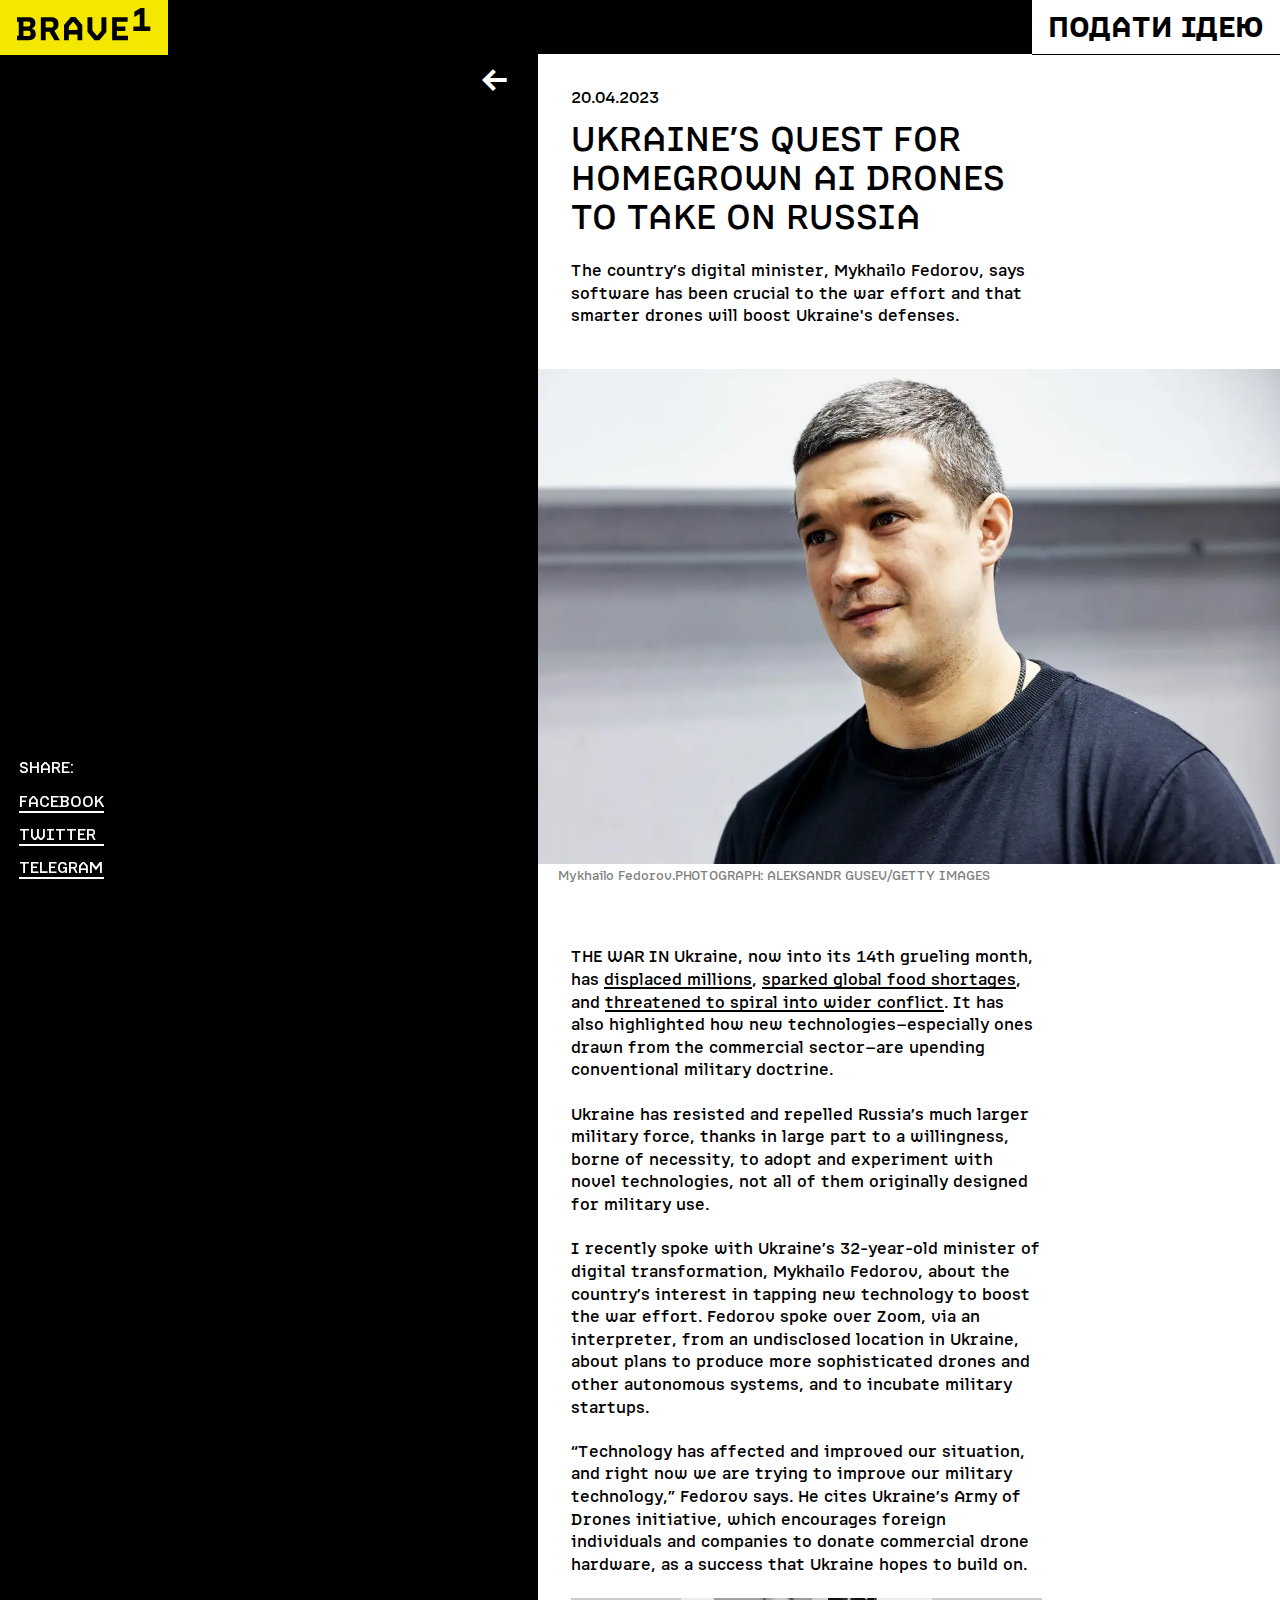
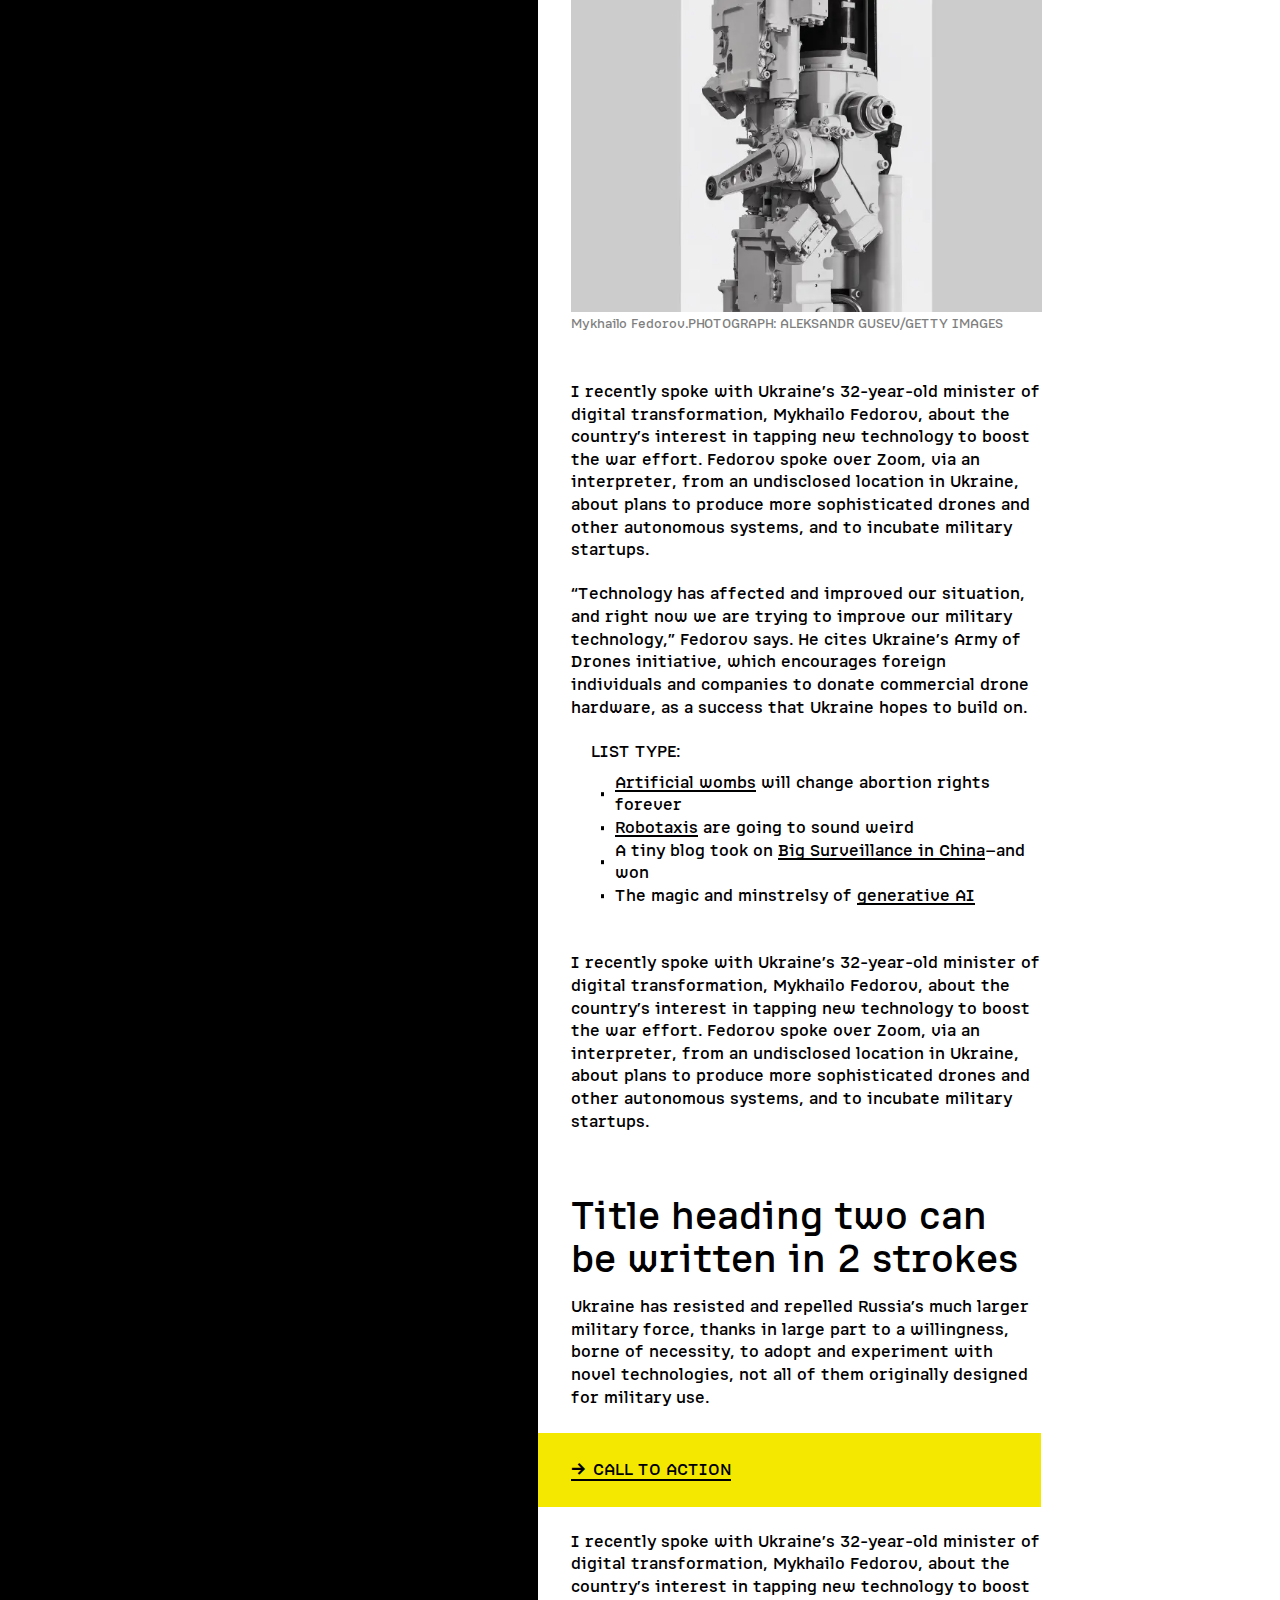
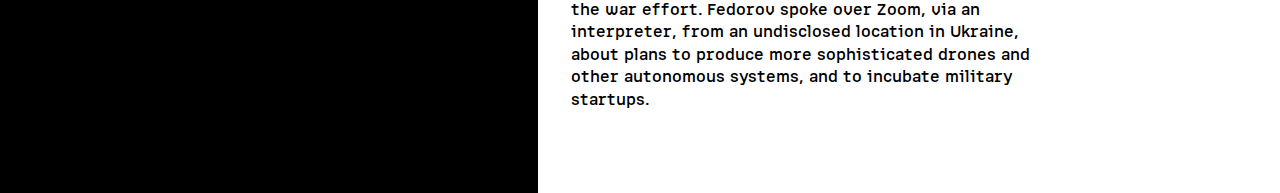
<file: article.html>
<!DOCTYPE html>
<html lang="en">

<head>
	<title>Article</title>
	<meta charset="UTF-8">
	<meta name="format-detection" content="telephone=no">
	<!-- <style>body{opacity: 0;}</style> -->
	<link rel="stylesheet" href="css/style.min.css?_v=20230422034644">
	<link rel="shortcut icon" href="favicon.ico">
	<!-- <meta name="robots" content="noindex, nofollow"> -->
	<meta name="viewport" content="width=device-width, initial-scale=1.0">
</head>

<body>
	<div class="wrapper">
		<header data-scroll="1" data-scroll-show class="header">
			<a href="index.html" class="header__logo"><img src="img/logo.svg" alt="Logo"></a>
		</header>
		<main class="page">
			<article class="article__body">
				<a href="https://portal.usf.com.ua/" target="_blank" class="article__idea idea"><span>Подати ідею</span></a>
				<div class="article__content content-article">
					<div class="content-article__info">
						<time datetime="2023-04-20" class="content-article__date">20.04.2023</time>
						<h1 class="content-article__title title">Ukraine’s Quest for Homegrown AI Drones to Take On Russia
						</h1>
						<div class="content-article__text">
							<p class="text">
								The country’s digital minister, Mykhailo Fedorov, says software has been crucial to the war
								effort
								and that smarter drones will boost Ukraine's defenses.
							</p>
						</div>
					</div>
					<figure class="content-article__image-block">
						<div class="content-article__image -ibg"><picture><source srcset="img/article/Mykhailo_Fedorov.webp" type="image/webp"><img src="img/article/Mykhailo_Fedorov.png" alt="Mykhailo Fedorov"></picture></div>
						<figcaption>Mykhailo Fedorov.PHOTOGRAPH: ALEKSANDR GUSEV/GETTY IMAGES</figcaption>
					</figure>
					<section>
						<div class="article__section-content">
							<p class="text">THE WAR IN Ukraine, now into its 14th grueling month, has <a href="" class="content-article__link">displaced millions</a>, <a href="https://www.brookings.edu/blog/future-development/2022/06/14/the-war-in-ukraine-triggered-a-global-food-shortage/" target="_blank" class="content-article__link">sparked global food shortages</a>, and <a href="https://www.pbs.org/newshour/world/nato-chief-fears-ukraine-war-could-broaden-into-wider-conflict" target="_blank" class="content-article__link">threatened to spiral into wider conflict</a>. It has also highlighted how new
								technologies—especially ones drawn from the commercial sector—are upending conventional military
								doctrine.</p>
							<p class="text">Ukraine has resisted and repelled Russia’s much larger military force, thanks in
								large part to a
								willingness, borne of necessity, to adopt and experiment with novel technologies, <a href="https://www.wired.com/story/starlink-ukraine-internet/" target="_blank" class="content-article__link">not all of them originally designed for military use.</a></p>
							<p class="text">I recently spoke with Ukraine’s 32-year-old minister of digital transformation,
								Mykhailo
								Fedorov, about the country’s interest in tapping new technology to boost the war effort. Fedorov
								spoke over Zoom, via an interpreter, from an undisclosed location in Ukraine, about plans to
								produce more sophisticated drones and other autonomous systems, and to incubate military
								startups.</p>
							<p class="text">“Technology has affected and improved our situation, and right now we are trying to
								improve our
								military technology,” Fedorov says. He cites Ukraine’s <a href="https://u24.gov.ua/uk/dronation" target="_blank" class="content-article__link">Army of Drones</a> initiative, which
								encourages foreign individuals and companies to donate commercial drone hardware, as a success
								that Ukraine hopes to build on.</p>
							<figure>
								<picture><source srcset="img/article/image.webp" type="image/webp"><img src="img/article/image.jpg" alt="image"></picture>
								<figcaption>Mykhailo Fedorov.PHOTOGRAPH: ALEKSANDR GUSEV/GETTY IMAGES</figcaption>
							</figure>
							<p class="text">I recently spoke with Ukraine’s 32-year-old minister of digital transformation,
								Mykhailo
								Fedorov, about the country’s interest in tapping new technology to boost the war effort. Fedorov
								spoke over Zoom, via an interpreter, from an undisclosed location in Ukraine, about plans to
								produce more sophisticated drones and other autonomous systems, and to incubate military
								startups.</p>
							<p class="text">“Technology has affected and improved our situation, and right now we are trying to
								improve our
								military technology,” Fedorov says. He cites Ukraine’s <a href="https://u24.gov.ua/uk/dronation" target="_blank" class="content-article__link">Army of Drones</a> initiative, which
								encourages foreign individuals and companies to donate commercial drone hardware, as a success
								that Ukraine hopes to build on.</p>
							<h4 class="text">List type:</h4>
							<ul>
								<li class="text"><a href="https://www.wired.com/story/ectogenesis-reproductive-health-abortion/" target="_blank" class="content-article__link">Artificial wombs</a> will change abortion rights forever</li>
								<li class="text"><a href="https://www.wired.com/story/zoox-robotaxi-sound-design/" target="_blank" class="content-article__link">Robotaxis</a> are going to sound weird</li>
								<li class="text">A tiny blog took on <a href="https://www.wired.com/story/surveillance-china-security-camera-giant-ipvm/" target="_blank" class="content-article__link">Big Surveillance in China</a>—and won</li>
								<li class="text">The magic and minstrelsy of <a href="https://www.wired.com/story/magic-and-minstrelsy-of-generative-ai/" target="_blank" class="content-article__link">generative AI</a></li>
							</ul>
							<p class="text">I recently spoke with Ukraine’s 32-year-old minister of digital transformation,
								Mykhailo
								Fedorov, about the country’s interest in tapping new technology to boost the war effort. Fedorov
								spoke over Zoom, via an interpreter, from an undisclosed location in Ukraine, about plans to
								produce more sophisticated drones and other autonomous systems, and to incubate military
								startups.</p>
						</div>
					</section>
					<section>
						<div class="article__section-content">
							<h2>Title heading two can be written in 2 strokes</h2>
							<p class="text">Ukraine has resisted and repelled Russia’s much larger military force, thanks in large
								part to a willingness, borne of necessity, to adopt and experiment with novel technologies, <a href="https://www.wired.com/story/starlink-ukraine-internet/" target="_blank" class="content-article__link">not all of them originally designed for military use.</a></p>
						</div>
						<a href="https://portal.usf.com.ua/" target="_blank" class="article__button button-yellow"><span class="under"><span class="icon _icon-arrow_small"></span>Call
								to action</span></a>
						<div class="article__section-content">
							<p class="text">I recently spoke with Ukraine’s 32-year-old minister of digital transformation,
								Mykhailo Fedorov, about the country’s interest in tapping new technology to boost the war effort.
								Fedorov spoke over Zoom, via an interpreter, from an undisclosed location in Ukraine, about plans
								to produce more sophisticated drones and other autonomous systems, and to incubate military
								startups.</p>
						</div>
					</section>
				</div>
				<div class="article__social social-article">
					<div class="social-article__title">Share:</div>
					<div class="social-article__items">
						<a href="#" class="social-article__link">Facebook</a>
						<a href="#" class="social-article__link">Twitter</a>
						<a href="#" class="social-article__link">Telegram</a>
					</div>
				</div>
				<a href="index.html" class="article__back _icon-arrow"><span>Back</span></a>
				<a href="index.html" class="article__back-mobile _icon-arrow"></a>
			</article>
		</main>
	</div>
	<script src="js/app.min.js?_v=20230422034644"></script>

</body>

</html>
</file>
<file: css/style.min.css>
@charset "UTF-8";@font-face{font-family:Brave1_018;font-display:swap;src:url(../fonts/Brave1_018-Bold.woff2) format("woff2"),url(../fonts/Brave1_018-Bold.woff) format("woff");font-weight:700;font-style:normal}@font-face{font-family:Brave1_018;font-display:swap;src:url(../fonts/Brave1_018-Light.woff2) format("woff2"),url(../fonts/Brave1_018-Light.woff) format("woff");font-weight:300;font-style:normal}@font-face{font-family:Brave1_018;font-display:swap;src:url(../fonts/Brave1_018-Medium.woff2) format("woff2"),url(../fonts/Brave1_018-Medium.woff) format("woff");font-weight:500;font-style:normal}@font-face{font-family:Brave1_018;font-display:swap;src:url(../fonts/Brave1_018-Regular.woff2) format("woff2"),url(../fonts/Brave1_018-Regular.woff) format("woff");font-weight:400;font-style:normal}@font-face{font-family:icons;font-display:swap;src:url(../fonts/icons.woff2) format("woff2"),url(../fonts/icons.woff) format("woff");font-weight:400;font-style:normal}.contacts-footer__email span,[class*=_icon-]:before{font-family:icons;font-style:normal;font-weight:400;font-variant:normal;text-transform:none;line-height:1;-webkit-font-smoothing:antialiased;-moz-osx-font-smoothing:grayscale}[class*=_icon-]:before{display:block}._icon-at:before{content:"\e900"}._icon-arrow_small:before{content:"\e901"}._icon-arrow:before{content:"\e902"}*{padding:0;margin:0;border:0}*,:after,:before{-webkit-box-sizing:border-box;box-sizing:border-box}body,html{height:100%;min-width:375px}body{color:#fff;line-height:1;font-family:Brave1_018;font-size:.875rem;-ms-text-size-adjust:100%;-moz-text-size-adjust:100%;-webkit-text-size-adjust:100%;-webkit-font-smoothing:antialiased;-moz-osx-font-smoothing:grayscale}button,input,textarea{font-family:Brave1_018;font-size:inherit}button{cursor:pointer;color:inherit;background-color:transparent}a{color:inherit;text-decoration:none}ul li{list-style:none}img{vertical-align:top}h1,h2,h3,h4,h5,h6{font-weight:inherit;font-size:inherit}body{background-color:#000}.lock body{overflow:hidden;-ms-touch-action:none;touch-action:none;-ms-scroll-chaining:none;overscroll-behavior:none}.loaded body{-webkit-transition:opacity .5s;-o-transition:opacity .5s;transition:opacity .5s;opacity:1}.wrapper{min-height:100%;display:-webkit-box;display:-ms-flexbox;display:flex;-webkit-box-orient:vertical;-webkit-box-direction:normal;-ms-flex-direction:column;flex-direction:column;overflow:hidden}@supports (overflow:clip){.wrapper{overflow:clip}}.wrapper>main{-webkit-box-flex:1;-ms-flex:1 1 auto;flex:1 1 auto}.wrapper>*{min-width:0}.spollers{display:-ms-grid;display:grid}.spollers__title{line-height:1.3333333333;font-weight:500;width:100%;text-transform:uppercase;cursor:default;text-align:left;background-color:#fff;color:#000;position:relative;-webkit-transition:all .3s ease 0s;-o-transition:all .3s ease 0s;transition:all .3s ease 0s}._spoller-init .spollers__title{cursor:pointer}._spoller-init .spollers__title::after,._spoller-init .spollers__title::before{content:"";position:absolute;top:50%;background-color:#000;-webkit-transition:-webkit-transform .3s ease 0s;transition:-webkit-transform .3s ease 0s;-o-transition:transform .3s ease 0s;transition:transform .3s ease 0s;transition:transform .3s ease 0s,-webkit-transform .3s ease 0s}._spoller-init .spollers__title::after{-webkit-transform:rotate(90deg);-ms-transform:rotate(90deg);transform:rotate(90deg)}._spoller-init .spollers__title._spoller-active{background-color:#f4e800}._spoller-init .spollers__title._spoller-active::after{-webkit-transform:rotate(0);-ms-transform:rotate(0);transform:rotate(0)}.spollers__body{padding-top:.9375rem;padding-bottom:3.125rem;background-color:#f4e800}.fp-init body{overflow:hidden;-ms-touch-action:none;touch-action:none;-ms-scroll-chaining:none;overscroll-behavior:none}[data-fp]{min-height:100vh}.touch [data-fp]{min-height:calc(var(--vh,1vh) * 100)}.fp-init [data-fp]{z-index:1;-ms-touch-action:none;touch-action:none;position:relative;overflow:hidden}.fp-switching [data-fp-section]{-ms-touch-action:none;touch-action:none}.fp-init [data-fp-section]{position:absolute;top:0;left:0;right:0;bottom:0;width:100%;height:100%;overflow:auto}.fp-init .cards-mode [data-fp-section],.fp-init .slider-mode [data-fp-section]{-webkit-transition:-webkit-transform .7s cubic-bezier(.55,.085,0,.99) 0s;transition:-webkit-transform .7s cubic-bezier(.55,.085,0,.99) 0s;-o-transition:transform .7s cubic-bezier(.55,.085,0,.99) 0s;transition:transform .7s cubic-bezier(.55,.085,0,.99) 0s;transition:transform .7s cubic-bezier(.55,.085,0,.99) 0s,-webkit-transform .7s cubic-bezier(.55,.085,0,.99) 0s}.fp-init .fade-mode [data-fp-section]{-webkit-transition:opacity .5s ease-in-out 0s,visibility .5s ease-in-out 0s;-o-transition:opacity .5s ease-in-out 0s,visibility .5s ease-in-out 0s;transition:opacity .5s ease-in-out 0s,visibility .5s ease-in-out 0s}.fp-bullets{position:fixed;top:50%;-webkit-transform:translate(0,-50%);-ms-transform:translate(0,-50%);transform:translate(0,-50%);right:2.5rem;max-height:100%;display:-webkit-box;display:-ms-flexbox;display:flex;-webkit-box-orient:vertical;-webkit-box-direction:normal;-ms-flex-direction:column;flex-direction:column;-ms-flex-wrap:wrap;flex-wrap:wrap;-webkit-box-align:center;-ms-flex-align:center;align-items:center;-webkit-box-pack:center;-ms-flex-pack:center;justify-content:center;z-index:2;gap:.625rem}.fp-bullets .fp-bullet{cursor:pointer;width:1.25rem;height:1.25rem;-webkit-box-flex:0;-ms-flex:0 0 1.25rem;flex:0 0 1.25rem;border-radius:.625rem;background-color:#100c46;-webkit-box-shadow:0 0 .1875rem #6257fe,0 0 1.875rem rgba(255,255,255,.8);box-shadow:0 0 .1875rem #6257fe,0 0 1.875rem rgba(255,255,255,.8);border:.0625rem solid #fff;opacity:.6;-webkit-transition:opacity .4s ease-in-out 0s,background-color .4s ease-in-out 0s,-webkit-transform .4s ease-in-out 0s,-webkit-box-shadow .4s ease-in-out 0s;transition:opacity .4s ease-in-out 0s,background-color .4s ease-in-out 0s,-webkit-transform .4s ease-in-out 0s,-webkit-box-shadow .4s ease-in-out 0s;-o-transition:transform .4s ease-in-out 0s,opacity .4s ease-in-out 0s,background-color .4s ease-in-out 0s,box-shadow .4s ease-in-out 0s;transition:transform .4s ease-in-out 0s,opacity .4s ease-in-out 0s,background-color .4s ease-in-out 0s,box-shadow .4s ease-in-out 0s;transition:transform .4s ease-in-out 0s,opacity .4s ease-in-out 0s,background-color .4s ease-in-out 0s,box-shadow .4s ease-in-out 0s,-webkit-transform .4s ease-in-out 0s,-webkit-box-shadow .4s ease-in-out 0s}.fp-bullets .fp-bullet-active{opacity:1;background-color:#6257fe;-webkit-transform:translate3D(-.3125rem,-.125rem,0);-ms-transform:translate3D(-.3125rem,-.125rem,0);transform:translate3D(-.3125rem,-.125rem,0);-webkit-box-shadow:.3125rem .125rem .1875rem #100c46,0 0 1.875rem rgba(255,255,255,.8);box-shadow:.3125rem .125rem .1875rem #100c46,0 0 1.875rem rgba(255,255,255,.8)}[class*=-ibg]{position:relative}[class*=-ibg] img{position:absolute;width:100%;height:100%;top:0;left:0;-o-object-fit:cover;object-fit:cover}[class*=-ibg_contain] img{-o-object-fit:contain;object-fit:contain}.page{display:-webkit-box;display:-ms-flexbox;display:flex;-webkit-box-orient:vertical;-webkit-box-direction:normal;-ms-flex-direction:column;flex-direction:column;min-height:100vh}.title{line-height:1.125;font-weight:500;text-transform:uppercase}.text{line-height:1.3888888889;font-weight:500}.label{line-height:1.3333333333;font-weight:500;background-color:#fff;display:-webkit-inline-box;display:-ms-inline-flexbox;display:inline-flex;-webkit-box-align:center;-ms-flex-align:center;align-items:center;color:#000;text-transform:uppercase}.button-yellow{line-height:2.5;font-weight:500;width:100%;background-color:#f4e800;color:#000;text-transform:uppercase;display:-webkit-box;display:-ms-flexbox;display:flex;-webkit-box-align:center;-ms-flex-align:center;align-items:center;gap:.625rem}.button-yellow .icon{-webkit-transition:all .5s ease 0s;-o-transition:all .5s ease 0s;transition:all .5s ease 0s}.button-yellow .icon::before{-webkit-transform:translate(0,-.0625rem);-ms-transform:translate(0,-.0625rem);transform:translate(0,-.0625rem)}.button-yellow .icon img{max-width:100%}.idea{position:fixed;top:0;right:0;z-index:100;mix-blend-mode:difference;line-height:1.2;font-weight:700;text-transform:uppercase;display:-webkit-box;display:-ms-flexbox;display:flex;-webkit-box-pack:center;-ms-flex-pack:center;justify-content:center;-webkit-box-align:center;-ms-flex-align:center;align-items:center;background-color:#fff;color:#000;-webkit-transition:all .5s ease 0s;-o-transition:all .5s ease 0s;transition:all .5s ease 0s}.idea span{position:relative}.idea span::before{content:"";width:0;height:.125rem;background-color:#000;position:absolute;right:0;bottom:-.0625rem;-webkit-transition:all .4s ease 0s;-o-transition:all .4s ease 0s;transition:all .4s ease 0s}.idea span:hover:before{width:100%;left:0;-webkit-transition:all .4s ease 0s;-o-transition:all .4s ease 0s;transition:all .4s ease 0s}.under{display:-webkit-box;display:-ms-flexbox;display:flex;-webkit-box-align:center;-ms-flex-align:center;align-items:center;position:relative}.under::before{content:"";position:absolute;bottom:.5625rem;left:0;width:100%;height:.125rem;background-color:#000;-webkit-transition:all .5s ease 0s;-o-transition:all .5s ease 0s;transition:all .5s ease 0s}.under_direction::before{bottom:0}.under_footer::before{background-color:#f4e800;bottom:0}.header{position:fixed;top:0;left:0;width:100%;z-index:999;display:-webkit-box;display:-ms-flexbox;display:flex;-webkit-box-pack:justify;-ms-flex-pack:justify;justify-content:space-between;pointer-events:none}.header__logo{pointer-events:all;background-color:#f4e800;display:-webkit-box;display:-ms-flexbox;display:flex;-webkit-box-pack:center;-ms-flex-pack:center;justify-content:center;-webkit-box-align:center;-ms-flex-align:center;align-items:center}.header__logo img{max-width:100%;-webkit-transform:translate(0,-.1875rem);-ms-transform:translate(0,-.1875rem);transform:translate(0,-.1875rem)}.main-block{position:relative;display:-webkit-box;display:-ms-flexbox;display:flex;min-height:100vh}.touch .main-block{min-height:calc(var(--vh,1vh) * 100)}.main-block iframe{position:absolute;top:0;left:0;width:100%;height:100%}.touch .main-block iframe{display:none}.main-block__image-mobile{display:none;-webkit-transition:all .5s ease 0s;-o-transition:all .5s ease 0s;transition:all .5s ease 0s}.touch .main-block__image-mobile{pointer-events:none;display:block;position:absolute;width:100%;height:100%;top:0;left:0;-webkit-transform:scale(1.05);-ms-transform:scale(1.05);transform:scale(1.05)}.touch .main-block__image-mobile img{max-width:100%}.scroll-init .main-block__image-mobile{-webkit-transform:scale(1);-ms-transform:scale(1);transform:scale(1)}.main-block__image-preload{position:absolute;width:100%;height:100%;top:0;left:0;-o-object-fit:cover;object-fit:cover}.main-block__body{-webkit-box-flex:1;-ms-flex:1 1 auto;flex:1 1 auto;width:100%;min-height:100%;display:-webkit-box;display:-ms-flexbox;display:flex}.main-block__content{-webkit-box-flex:0;-ms-flex:0 1 50%;flex:0 1 50%;position:relative;pointer-events:none}.main-block__title{line-height:1.1111111111;font-weight:500;text-transform:uppercase;text-align:right;color:#020002}.main-block__title span{display:-webkit-inline-box;display:-ms-inline-flexbox;display:inline-flex;-webkit-box-align:center;-ms-flex-align:center;align-items:center}.main-block__title span img{max-width:100%}.main-block__text{position:absolute;z-index:6;padding-bottom:1.25rem;line-height:1.2777777778;font-weight:500;text-transform:uppercase;color:#000;padding-left:1.25rem}.main-block__rectangle{background-color:#fff;position:absolute;z-index:5;display:-webkit-box;display:-ms-flexbox;display:flex;-webkit-box-pack:center;-ms-flex-pack:center;justify-content:center;-webkit-box-align:center;-ms-flex-align:center;align-items:center}.main-block__rectangle_1{z-index:6;left:0;bottom:0;height:15.123457%}.main-block__rectangle_1 img{max-width:100%}.main-block__rectangle_2{left:2.875rem;bottom:5.3125rem;height:19.855967%}.main-block__rectangle_3{left:5.6875rem;bottom:10.6875rem;width:63.035921%;height:24.485597%}.main-block__rectangle_4{-webkit-box-align:end;-ms-flex-align:end;align-items:end;left:8.3125rem;bottom:15.9375rem;width:71.147161%;height:29.526749%}.main-block__rectangle_5{-webkit-box-pack:end;-ms-flex-pack:end;justify-content:flex-end;left:11rem;bottom:21.375rem;width:79.374276%;height:34.156379%}.main-block__language{position:absolute;z-index:6}.main-block__idea span::before{display:none}.language{display:-webkit-box;display:-ms-flexbox;display:flex}.language__item{line-height:1.2;background-color:#000;color:#fff;font-weight:700;display:-webkit-box;display:-ms-flexbox;display:flex;-webkit-box-pack:center;-ms-flex-pack:center;justify-content:center;-webkit-box-align:center;-ms-flex-align:center;align-items:center;-webkit-transition:all .3s ease 0s;-o-transition:all .3s ease 0s;transition:all .3s ease 0s}.language__item._active{background-color:#fff;color:#000}.about__body{display:-webkit-box;display:-ms-flexbox;display:flex;-webkit-box-pack:end;-ms-flex-pack:end;justify-content:end;height:100%;position:relative}.about__media{position:absolute;top:0;left:0;width:70%;height:100%;display:-webkit-box;display:-ms-flexbox;display:flex;-webkit-box-pack:center;-ms-flex-pack:center;justify-content:center;-webkit-box-align:center;-ms-flex-align:center;align-items:center}.about__media_en{height:65.625rem}.about__media video{position:absolute;width:100%;height:100%;top:0;left:0;-o-object-fit:contain;object-fit:contain}.about__video{position:relative;width:100%;height:100%}.about__content{-webkit-box-flex:0;-ms-flex:0 1 50%;flex:0 1 50%}.content-about{position:relative;display:-webkit-box;display:-ms-flexbox;display:flex;-webkit-box-orient:vertical;-webkit-box-direction:normal;-ms-flex-direction:column;flex-direction:column;padding-top:1.5625rem;min-height:100%}.content-about__text{line-height:1.6666666667;font-weight:500;max-width:41.25rem}.content-about__ministries{-webkit-box-flex:1;-ms-flex:1 1 100%;flex:1 1 100%}.content-about__ministries:not(:last-child){margin-bottom:9.0625rem}.ministries__label{line-height:1.3333333333;font-weight:500;text-transform:uppercase}.ministries__items{display:-ms-grid;display:grid;-webkit-column-gap:3.4375rem;-moz-column-gap:3.4375rem;column-gap:3.4375rem;-ms-grid-columns:(1fr)[3];grid-template-columns:repeat(3,1fr)}.ministries__item{display:-webkit-box;display:-ms-flexbox;display:flex;-webkit-box-pack:start;-ms-flex-pack:start;justify-content:start;-webkit-box-align:center;-ms-flex-align:center;align-items:center;padding-bottom:21.0084033613%}.ministries__item img{-o-object-position:left;object-position:left}.helps__label{display:-webkit-inline-box;display:-ms-inline-flexbox;display:inline-flex}.spollers__item{-moz-appearance:none;appearance:none;-webkit-appearance:none!important;outline:0;border-radius:0;border:0}.spollers__title{display:-webkit-box;display:-ms-flexbox;display:flex;-webkit-box-align:center;-ms-flex-align:center;align-items:center}.spollers__link{line-height:1;font-weight:500;color:#000;padding-left:1.0625rem;position:relative}.spollers__link::before{content:"";position:absolute;width:.25rem;height:.25rem;background-color:#000;top:50%;left:0;-webkit-transform:translate(0,-50%);-ms-transform:translate(0,-50%);transform:translate(0,-50%)}.join__text-block{background-color:#fff;color:#000;padding:1.5625rem}.join__title:not(:last-child){margin-bottom:.625rem}.join__text{line-height:1.3888888889;font-weight:500;text-transform:uppercase}.join__title-list{line-height:1.3888888889;font-weight:500;text-transform:uppercase}.join__list{line-height:1.3888888889;font-weight:500;max-width:48.125rem}.join__item{position:relative}.join__item:not(:last-child){margin-bottom:.9375rem}.join__item::before{content:"";position:absolute;background-color:#000;top:50%;left:0;-webkit-transform:translate(0,-50%);-ms-transform:translate(0,-50%);transform:translate(0,-50%)}.how-it-work{position:relative}.how-it-work__body{display:-webkit-box;display:-ms-flexbox;display:flex}.how-it-work__body iframe{position:absolute;top:0;left:0;width:100%;height:100%;-o-object-fit:cover;object-fit:cover}.touch .how-it-work__body iframe{display:none}.how-it-work__image-mobile{display:none}.touch .how-it-work__image-mobile{pointer-events:none;display:block;position:relative;width:100%;height:100%;top:0;left:0;-webkit-transform:scale(1.05);-ms-transform:scale(1.05);transform:scale(1.05);-webkit-transition:all .5s ease 0s;-o-transition:all .5s ease 0s;transition:all .5s ease 0s}._watcher-view .how-it-work__image-mobile{-webkit-transform:scale(1);-ms-transform:scale(1);transform:scale(1)}.how-it-work__test{position:absolute;top:0;left:0;width:100%;height:100%;-o-object-fit:contain;object-fit:contain}.how-it-work__content{position:relative;z-index:5;-webkit-box-flex:0;-ms-flex:0 1 50%;flex:0 1 50%;display:-webkit-box;display:-ms-flexbox;display:flex;-webkit-box-orient:vertical;-webkit-box-direction:normal;-ms-flex-direction:column;flex-direction:column;background-color:#000;-ms-flex-item-align:start;-ms-grid-row-align:start;align-self:start}.how-it-work__title{max-width:38.125rem}.how-it-work__link{line-height:1.3333333333;font-weight:500}.how-it-work__link:not(:last-child){margin-bottom:.9375rem}.directions{position:relative}.directions__label{position:absolute;z-index:6;left:0}.directions__items{display:-webkit-box;display:-ms-flexbox;display:flex}.directions__column{-webkit-box-flex:0;-ms-flex:0 1 50%;flex:0 1 50%}.directions__item{outline:0;-webkit-appearance:none;-moz-appearance:none;appearance:none;display:-webkit-box;display:-ms-flexbox;display:flex;-webkit-box-align:center;-ms-flex-align:center;align-items:center;width:100%;background-color:#fff;color:#000;text-transform:uppercase;line-height:1.3333333333;font-weight:500;position:relative;-webkit-transition:all .3s ease 0s;-o-transition:all .3s ease 0s;transition:all .3s ease 0s}.directions__item::before{content:"";position:absolute;background-color:#000;top:50%;-webkit-transform:translate(0,-50%);-ms-transform:translate(0,-50%);transform:translate(0,-50%)}.directions__item_submit{background-color:#f4e800;-webkit-box-orient:vertical;-webkit-box-direction:normal;-ms-flex-direction:column;flex-direction:column;-webkit-box-pack:center;-ms-flex-pack:center;justify-content:center;-webkit-box-align:start;-ms-flex-align:start;align-items:start}.directions__item_submit::before{display:none}.directions__item_submit .icon{-webkit-transition:all .5s ease 0s;-o-transition:all .5s ease 0s;transition:all .5s ease 0s}.directions__item_submit .icon img{max-width:100%}.become-an-expert__body{overflow:hidden;display:-webkit-box;display:-ms-flexbox;display:flex;height:100%;width:100%}.become-an-expert__media{-webkit-box-flex:0;-ms-flex:0 1 50%;flex:0 1 50%;position:relative;height:0;overflow:hidden;padding-bottom:54%}.become-an-expert__media video{position:absolute;z-index:5;top:0;left:0;width:100%;height:100%;-o-object-fit:cover;object-fit:cover;pointer-events:none}.become-an-expert__content{-webkit-box-flex:0;-ms-flex:0 1 50%;flex:0 1 50%;-ms-flex-item-align:end;align-self:flex-end;position:relative;z-index:2}.become-an-expert__text-block{background-color:#fff;padding:1.5625rem;color:#000}.become-an-expert__text{line-height:1.3888888889;font-weight:500;max-width:41.25rem}.news{background-color:#fff;position:relative}.news__label{position:absolute;z-index:20;left:0}.news__info{display:-webkit-box;display:-ms-flexbox;display:flex;line-height:1.2222222222;font-weight:500;text-transform:uppercase}.news__date:not(:last-child){position:relative}.news__date:not(:last-child)::after{content:"";position:absolute;top:0;width:.125rem;height:100%;background-color:#000}.news__status:not(:last-child){position:relative}.news__status:not(:last-child)::after{content:"";position:absolute;top:0;width:.125rem;height:100%;background-color:#000}.news__button{line-height:1.2222222222;font-weight:500;text-transform:uppercase;color:#000;margin-left:27.428571%;position:relative}.news__button::before{content:"";position:absolute;bottom:0;left:0;width:100%;height:.125rem;background-color:#000;-webkit-transition:all .5s ease 0s;-o-transition:all .5s ease 0s;transition:all .5s ease 0s}.item-event,.item-news{display:-webkit-box;display:-ms-flexbox;display:flex}.item-event__image,.item-news__image{-webkit-box-flex:0;-ms-flex:0 0 28.4375rem;flex:0 0 28.4375rem;-ms-flex:0 0 26%;flex:0 0 26%;padding-bottom:15.4285714286%;overflow:hidden}.item-event__body,.item-news__body{-webkit-box-flex:1;-ms-flex:1 1 auto;flex:1 1 auto;background-color:#fff;color:#000;-webkit-transition:color .3s ease 0s;-o-transition:color .3s ease 0s;transition:color .3s ease 0s}.item-event__title,.item-news__title{text-transform:uppercase}.item-event__title-container,.item-news__title-container{max-width:62.5rem}.info-event__date:not(:last-child){position:relative}.info-event__date:not(:last-child)::after{content:"";position:absolute;top:0;height:100%;background-color:#000;-webkit-transition:all .3s ease 0s;-o-transition:all .3s ease 0s;transition:all .3s ease 0s}.info-event__status:not(:last-child){position:relative}.info-event__status:not(:last-child)::after{content:"";position:absolute;top:0;height:100%;background-color:#000;-webkit-transition:all .3s ease 0s;-o-transition:all .3s ease 0s;transition:all .3s ease 0s}.footer__body{display:-webkit-box;display:-ms-flexbox;display:flex;height:100%}.footer__info{-webkit-box-flex:0;-ms-flex:0 1 50%;flex:0 1 50%;display:-webkit-box;display:-ms-flexbox;display:flex;-webkit-box-orient:vertical;-webkit-box-direction:normal;-ms-flex-direction:column;flex-direction:column;-webkit-box-pack:justify;-ms-flex-pack:justify;justify-content:space-between}.footer__social{line-height:1.1111111111;font-weight:500;text-transform:uppercase;display:-webkit-box;display:-ms-flexbox;display:flex;-webkit-box-align:center;-ms-flex-align:center;align-items:center}.footer__contacts{-webkit-box-flex:0;-ms-flex:0 1 50%;flex:0 1 50%}.social-article__link,.social-footer__link{position:relative}.social-article__link::before,.social-footer__link::before{content:"";position:absolute;bottom:-.125rem;left:0;width:100%;height:.125rem;background-color:#fff;-webkit-transition:all .5s ease 0s;-o-transition:all .5s ease 0s;transition:all .5s ease 0s}.contacts-footer{display:-webkit-box;display:-ms-flexbox;display:flex;-webkit-box-orient:vertical;-webkit-box-direction:normal;-ms-flex-direction:column;flex-direction:column;-webkit-box-pack:justify;-ms-flex-pack:justify;justify-content:space-between}.contacts-footer__text-block{max-width:36.25rem;text-transform:uppercase}.contacts-footer__text span{display:-webkit-inline-box;display:-ms-inline-flexbox;display:inline-flex;-webkit-box-align:center;-ms-flex-align:center;align-items:center}.contacts-footer__text span img{max-width:100%}.contacts-footer__link{display:-webkit-inline-box;display:-ms-inline-flexbox;display:inline-flex;color:#f4e800}.contacts-footer__link .icon{padding-right:.5rem;-webkit-transition:all .5s ease 0s;-o-transition:all .5s ease 0s;transition:all .5s ease 0s}.contacts-footer__link .icon img{max-width:100%}.contacts-footer__bottom{display:-webkit-box;display:-ms-flexbox;display:flex;-webkit-box-align:end;-ms-flex-align:end;align-items:end;-webkit-box-pack:justify;-ms-flex-pack:justify;justify-content:space-between;line-height:1.1111111111;font-weight:500;text-transform:uppercase}.contacts-footer__email{position:relative}.contacts-footer__email span::before{content:"\e900"}.contacts-footer__email::before{content:"";position:absolute;bottom:-.125rem;left:0;width:100%;height:.125rem;background-color:#fff;-webkit-transition:all .5s ease 0s;-o-transition:all .5s ease 0s;transition:all .5s ease 0s}.contacts-footer__privacy{position:relative}.contacts-footer__privacy::before{content:"";position:absolute;bottom:-.125rem;left:0;width:100%;height:.125rem;background-color:#fff;-webkit-transition:all .5s ease 0s;-o-transition:all .5s ease 0s;transition:all .5s ease 0s}.article__body{display:-webkit-box;display:-ms-flexbox;display:flex;-webkit-box-pack:end;-ms-flex-pack:end;justify-content:end;width:100%;height:100%;position:relative}.article__back{left:37.659328%;display:-webkit-box;display:-ms-flexbox;display:flex;-webkit-box-align:center;-ms-flex-align:center;align-items:center;-webkit-transition:all .5s ease 0s;-o-transition:all .5s ease 0s;transition:all .5s ease 0s;-webkit-transition:all .8s ease 0s;-o-transition:all .8s ease 0s;transition:all .8s ease 0s}.article__back::before{-webkit-transform:rotate(180deg);-ms-transform:rotate(180deg);transform:rotate(180deg)}.article__back span{text-transform:uppercase;font-size:1.5625rem;line-height:1.2;font-weight:500}.article__back-mobile{position:absolute;left:.625rem;font-size:1.125rem}.article__back-mobile::before{-webkit-transform:rotate(180deg);-ms-transform:rotate(180deg);transform:rotate(180deg)}.article__idea{position:absolute}.article__content{-webkit-box-flex:0;-ms-flex:0 1 57.937428%;flex:0 1 57.937428%}.article__section-content{max-width:63.4%}.social-article{display:-webkit-box;display:-ms-flexbox;display:flex;-webkit-box-orient:vertical;-webkit-box-direction:normal;-ms-flex-direction:column;flex-direction:column;gap:.9375rem;left:1.448436%;bottom:2.57732%;line-height:1.1111111111;font-weight:500;text-transform:uppercase}.social-article__items{display:-webkit-box;display:-ms-flexbox;display:flex;-webkit-box-orient:vertical;-webkit-box-direction:normal;-ms-flex-direction:column;flex-direction:column;gap:.9375rem}.content-article{background-color:#fff;color:#000}.content-article__info{max-width:63.4%;display:-webkit-box;display:-ms-flexbox;display:flex;-webkit-box-orient:vertical;-webkit-box-direction:normal;-ms-flex-direction:column;flex-direction:column}.content-article__date{line-height:1.2222222222;font-weight:500;text-transform:uppercase}.content-article__image-block figcaption{line-height:1.2142857143;font-weight:500;opacity:.5}.content-article__image{padding-bottom:66.7%;margin-bottom:.3125rem}.content-article section figure{width:100%}.content-article section figure img{width:100%;margin-bottom:.3125rem}.content-article section figure figcaption{line-height:1.2142857143;font-weight:500;opacity:.5}.content-article section h4{text-transform:uppercase}.content-article section ul li{position:relative}.content-article section ul li::before{content:"";position:absolute;background-color:#000;top:50%;-webkit-transform:translate(0,-50%);-ms-transform:translate(0,-50%);transform:translate(0,-50%)}.content-article section h2{line-height:1.1111111111;font-weight:500}.content-article section h2:not(:last-child){margin-bottom:.9375rem}.content-article__link{position:relative;-webkit-transition:all .5s ease 0s;-o-transition:all .5s ease 0s;transition:all .5s ease 0s}.content-article__link::before{content:"";position:absolute;bottom:.0625rem;left:0;width:100%;height:.125rem;background-color:#000;-webkit-transition:all .5s ease 0s;-o-transition:all .5s ease 0s;transition:all .5s ease 0s}@media (min-width:47.99875em){.content-about__helps{position:absolute;z-index:99;bottom:0;left:0;width:100%}.footer__body{height:41.24vh}.article__back{position:absolute}.article__back span{display:none}.scroll-show .article__back{position:fixed;-webkit-transition:all .8s ease 0s;-o-transition:all .8s ease 0s;transition:all .8s ease 0s;top:2%}.article__back-mobile{display:none}.article__button{max-width:67.8%}.social-article{position:fixed}}@media (min-width:47.99875em) and (min-width:109.375em){.content-about__helps{height:23.75rem}}@media (min-width:109.375em){[class*=__container]{padding-left:.9375rem}[class*=__container]{padding-right:.9375rem}.spollers__title{font-size:1.125rem}.spollers__title{padding-left:1.5625rem}.spollers__title{height:5.3125rem}._spoller-init .spollers__title::after,._spoller-init .spollers__title::before{right:1.5625rem}._spoller-init .spollers__title::after,._spoller-init .spollers__title::before{height:.125rem}._spoller-init .spollers__title::after,._spoller-init .spollers__title::before{width:.9375rem}.spollers__body{padding-left:1.625rem}.title{font-size:2.5rem}.text{font-size:1.125rem}.label{font-size:1.125rem}.label{padding-left:1.25rem}.label{padding-right:1.25rem}.label{height:2.5rem}.button-yellow{height:5.3125rem}.button-yellow{font-size:1.125rem}.button-yellow{padding-left:1.5625rem}.button-yellow .icon{padding-right:.5rem}.button-yellow .icon::before{font-size:.875rem}.idea{height:4.0625rem}.idea{padding-left:1.25rem}.idea{padding-right:1.25rem}.idea{font-size:2.1875rem}.header__logo{max-width:12.1875rem}.header__logo{height:4.0625rem}.header__logo{padding-left:1.25rem}.header__logo{padding-right:1.25rem}.main-block__title{font-size:2.8125rem}.main-block__title span{width:2.5rem}.main-block__title span{height:1.375rem}.main-block__text{bottom:19.1875rem}.main-block__text{left:15.875rem}.main-block__text{height:4.375rem}.main-block__text{font-size:1.125rem}.main-block__text{padding-left:1.25rem}.main-block__text{max-width:23.4375rem}.main-block__rectangle_1{max-width:24rem}.main-block__rectangle_1{height:9.1875rem}.main-block__rectangle_1{padding-left:5.5rem}.main-block__rectangle_1{padding-right:5.5rem}.main-block__rectangle_2{left:2.875rem}.main-block__rectangle_2{bottom:5.3125rem}.main-block__rectangle_2{width:29.6875rem}.main-block__rectangle_2{height:12.0625rem}.main-block__rectangle_3{left:5.6875rem}.main-block__rectangle_3{bottom:10.6875rem}.main-block__rectangle_3{width:34rem}.main-block__rectangle_3{height:14.875rem}.main-block__rectangle_4{left:8.3125rem}.main-block__rectangle_4{bottom:15.9375rem}.main-block__rectangle_4{width:38.375rem}.main-block__rectangle_4{height:17.9375rem}.main-block__rectangle_5{padding-right:3.125rem}.main-block__rectangle_5{left:11rem}.main-block__rectangle_5{bottom:21.375rem}.main-block__rectangle_5{width:42.8125rem}.main-block__rectangle_5{height:20.75rem}.main-block__language{right:1.5625rem}.main-block__language{bottom:1.875rem}.language__item{width:3.75rem}.language__item{height:2.5rem}.language__item{font-size:2.1875rem}.content-about__text-block{padding-left:1.5625rem}.content-about__text-block{padding-right:1.5625rem}.content-about__text-block:not(:last-child){margin-bottom:1.5625rem}.content-about__title:not(:last-child){margin-bottom:1.5625rem}.content-about__text{font-size:1.125rem}.ministries{padding-left:1.5625rem}.ministries{padding-right:1.5625rem}.ministries__label{font-size:1.125rem}.ministries__label:not(:last-child){margin-bottom:1.5625rem}.ministries__items{row-gap:2.5rem}.spollers__link{font-size:1.125rem}.spollers__link:not(:last-child){margin-bottom:1.25rem}.join__text-block{padding-left:1.5625rem}.join__text-block{padding-right:1.5625rem}.join__text{font-size:1.125rem}.join__text:not(:last-child){margin-bottom:1.5625rem}.join__title-list{font-size:1.125rem}.join__title-list:not(:last-child){margin-bottom:.9375rem}.join__list{font-size:1.125rem}.join__item{padding-left:1.0625rem}.join__item::before{width:.25rem}.join__item::before{height:.25rem}.how-it-work__text-block{padding-top:1.5625rem}.how-it-work__text-block{padding-left:1.5625rem}.how-it-work__text-block{padding-right:1.5625rem}.how-it-work__text-block{padding-bottom:2.1875rem}.how-it-work__title:not(:last-child){margin-bottom:1.5625rem}.how-it-work__list{padding-left:1.25rem}.how-it-work__link{font-size:1.125rem}.directions__label{top:-2.5rem}.directions__item{height:5.3125rem}.directions__item{font-size:1.125rem}.directions__item{padding-left:2.3125rem}.directions__item::before{width:.25rem}.directions__item::before{height:.25rem}.directions__item::before{left:1.5625rem}.directions__item_submit{padding-left:1.5625rem}.directions__item_submit .icon{padding-right:.5rem}.directions__item_submit .icon::before{font-size:.875rem}.become-an-expert__text-block{padding-left:1.5625rem}.become-an-expert__text-block{padding-right:1.5625rem}.become-an-expert__text-block{padding-bottom:6.25rem}.become-an-expert__title:not(:last-child){margin-bottom:1.5625rem}.become-an-expert__text{font-size:1.125rem}.become-an-expert__text p:not(:last-child){margin-bottom:1.25rem}.news{padding-bottom:9.375rem}.news__label{top:-2.5rem}.news__items:not(:last-child){margin-bottom:1.875rem}.news__info{gap:1.5625rem}.news__info:not(:last-child){margin-bottom:.9375rem}.news__info{font-size:1.125rem}.news__date:not(:last-child)::after{right:-.78125rem}.news__status:not(:last-child)::after{right:-.78125rem}.news__button{font-size:1.125rem}.item-event__body,.item-news__body{padding:1.5625rem}.info-event__date:not(:last-child)::after{right:-.78125rem}.info-event__date:not(:last-child)::after{width:.125rem}.info-event__status:not(:last-child)::after{right:-.78125rem}.info-event__status:not(:last-child)::after{width:.125rem}.footer__body{padding:1.5625rem}.footer__social{font-size:1.125rem}.footer__social{gap:1rem}.contacts-footer{padding-left:1.5625rem}.contacts-footer__text span{width:2.1875rem}.contacts-footer__link .icon::before{font-size:1.25rem}.contacts-footer__bottom{font-size:1.125rem}.contacts-footer__email span::before{font-size:.875rem}.article__back{top:5rem}.article__back{font-size:1.5625rem}.article__back-mobile{top:3.9375rem}.article__button{padding-left:2.8125rem}.article__section-content{margin-left:2.8125rem}.article__section-content:not(:last-child){margin-bottom:1.5625rem}.social-article{font-size:1.125rem}.content-article{margin-top:4.0625rem}.content-article{padding-top:2.8125rem}.content-article{padding-bottom:6.25rem}.content-article__info{margin-left:2.8125rem}.content-article__info:not(:last-child){margin-bottom:2.8125rem}.content-article__date{font-size:1.125rem}.content-article__date:not(:last-child){margin-bottom:.9375rem}.content-article__title:not(:last-child){margin-bottom:1.5625rem}.content-article__image-block:not(:last-child){margin-bottom:4.375rem}.content-article__image-block figcaption{font-size:.875rem}.content-article__image-block figcaption{padding-left:1.5625rem}.content-article section p:not(:last-child){margin-bottom:1.5625rem}.content-article section figure figcaption{font-size:.875rem}.content-article section figure:not(:last-child){margin-bottom:3.125rem}.content-article section h4{padding-left:1.5625rem}.content-article section h4:not(:last-child){margin-bottom:.625rem}.content-article section ul li{padding-left:3.125rem}.content-article section ul li::before{width:.25rem}.content-article section ul li::before{height:.25rem}.content-article section ul li::before{left:2.1875rem}.content-article section ul:not(:last-child){margin-bottom:3.125rem}.content-article section:not(:last-child){margin-bottom:4.375rem}.content-article section h2{font-size:2.8125rem}.content-article section a{height:5.3125rem}.content-article section a:not(:last-child){margin-bottom:1.5625rem}}@media (min-width:109.4375em){.article__back{left:39.35%}}@media (max-width:47.99875em){.touch [data-fp]{-webkit-transition:height .2s;-o-transition:height .2s;transition:height .2s}.touch .main-block{-webkit-transition:height .2s;-o-transition:height .2s;transition:height .2s}.main-block iframe{pointer-events:none}.main-block__image-preload{display:none}.main-block__content{-webkit-box-flex:1;-ms-flex:1 1 100%;flex:1 1 100%}.about__body{-webkit-box-orient:vertical;-webkit-box-direction:normal;-ms-flex-direction:column;flex-direction:column}.about__media{-webkit-box-flex:0;-ms-flex:0 0 21.875rem;flex:0 0 21.875rem;position:relative;width:100%}.about__media_en{height:100%}.about__media video{-o-object-fit:cover;object-fit:cover}.ministries__items{-ms-grid-columns:(1fr)[2];grid-template-columns:repeat(2,1fr);-webkit-column-gap:1.25rem;-moz-column-gap:1.25rem;column-gap:1.25rem}.how-it-work__body iframe{position:relative;-webkit-box-flex:0;-ms-flex:0 0 28.125rem;flex:0 0 28.125rem;pointer-events:none}.how-it-work__body{-webkit-box-orient:vertical;-webkit-box-direction:normal;-ms-flex-direction:column;flex-direction:column}.directions__items{-webkit-box-orient:vertical;-webkit-box-direction:normal;-ms-flex-direction:column;flex-direction:column}.directions__column{-webkit-box-flex:1;-ms-flex:1 1 100%;flex:1 1 100%}.directions__item_submit{height:5.3125rem}.become-an-expert__body{-webkit-box-orient:vertical;-webkit-box-direction:normal;-ms-flex-direction:column;flex-direction:column;min-height:100%}.become-an-expert__media{-webkit-box-flex:0;-ms-flex:0 0 28.125rem;flex:0 0 28.125rem}.become-an-expert__media video{-webkit-transform:scale(.8);-ms-transform:scale(.8);transform:scale(.8)}.news{margin-top:5rem}.news__button{margin-left:.625rem}.item-event,.item-news{-webkit-box-orient:vertical;-webkit-box-direction:normal;-ms-flex-direction:column;flex-direction:column}.item-event__image,.item-news__image{-webkit-box-flex:1;-ms-flex:1 1 auto;flex:1 1 auto;padding-bottom:59.3406593407%}.item-event__body,.item-news__body{padding-bottom:1.5625rem}.footer__body{-webkit-box-orient:vertical;-webkit-box-direction:normal;-ms-flex-direction:column;flex-direction:column}.footer__logo:not(:last-child){margin-bottom:2.8125rem}.contacts-footer__text-block:not(:last-child){margin-bottom:4.375rem}.contacts-footer__mail{margin-bottom:4.6875rem}.article__body{-webkit-box-orient:vertical;-webkit-box-direction:normal;-ms-flex-direction:column;flex-direction:column}.article__back{margin-left:.625rem;margin-bottom:.9375rem;gap:.625rem}.article__content{-webkit-box-flex:1;-ms-flex:1 1 100%;flex:1 1 100%}.article__section-content{max-width:100%;margin-right:.625rem}.social-article{margin-top:.625rem;margin-left:.625rem}.social-article:not(:last-child){margin-bottom:5rem}.social-article__items{-webkit-box-orient:horizontal;-webkit-box-direction:normal;-ms-flex-direction:row;flex-direction:row;gap:.625rem}.content-article{margin-top:5.9375rem}.content-article__info{max-width:100%;margin-right:.625rem}}@media (max-width:29.99875em){.fp-bullets{top:auto;bottom:1.25rem;-webkit-transform:translate(50%,0);-ms-transform:translate(50%,0);transform:translate(50%,0);-webkit-box-orient:horizontal;-webkit-box-direction:normal;-ms-flex-direction:row;flex-direction:row;right:50%}.main-block__rectangle_5{-webkit-box-pack:center;-ms-flex-pack:center;justify-content:center}}@media (max-width:23.4375em){[class*=__container]{padding-left:.9375rem}[class*=__container]{padding-right:.9375rem}.spollers__title{font-size:.8125rem}.spollers__title{padding-left:.625rem}.spollers__title{height:3.4375rem}._spoller-init .spollers__title::after,._spoller-init .spollers__title::before{right:.9375rem}._spoller-init .spollers__title::after,._spoller-init .spollers__title::before{height:.0625rem}._spoller-init .spollers__title::after,._spoller-init .spollers__title::before{width:.5rem}.spollers__body{padding-left:1.25rem}.title{font-size:1.5625rem}.text{font-size:.8125rem}.label{font-size:.8125rem}.label{padding-left:.625rem}.label{padding-right:.625rem}.label{height:1.875rem}.button-yellow{height:3.4375rem}.button-yellow{font-size:.8125rem}.button-yellow{padding-left:.625rem}.button-yellow .icon{padding-right:.3125rem}.button-yellow .icon::before{font-size:.625rem}.idea{height:2.1875rem}.idea{padding-left:.625rem}.idea{padding-right:.625rem}.idea{font-size:1.125rem}.header__logo{max-width:7.1875rem}.header__logo{height:2.1875rem}.header__logo{padding-left:.625rem}.header__logo{padding-right:.625rem}.main-block__title{font-size:1.5625rem}.main-block__title span{width:1.375rem}.main-block__title span{height:1rem}.main-block__text{bottom:8.0625rem}.main-block__text{left:3.5rem}.main-block__text{height:3.125rem}.main-block__text{font-size:.8125rem}.main-block__text{padding-left:.625rem}.main-block__text{max-width:16.5625rem}.main-block__rectangle_1{max-width:10.4375rem}.main-block__rectangle_1{height:5.875rem}.main-block__rectangle_1{padding-left:1.8125rem}.main-block__rectangle_1{padding-right:1.8125rem}.main-block__rectangle_2{left:1.25rem}.main-block__rectangle_2{bottom:2.3125rem}.main-block__rectangle_2{width:12.875rem}.main-block__rectangle_2{height:7.125rem}.main-block__rectangle_3{left:2.4375rem}.main-block__rectangle_3{bottom:4.625rem}.main-block__rectangle_3{width:14.75rem}.main-block__rectangle_3{height:7.6875rem}.main-block__rectangle_4{left:3.5625rem}.main-block__rectangle_4{bottom:6.875rem}.main-block__rectangle_4{width:16.6875rem}.main-block__rectangle_4{height:9.6875rem}.main-block__rectangle_5{padding-right:.625rem}.main-block__rectangle_5{left:4.75rem}.main-block__rectangle_5{bottom:9.3125rem}.main-block__rectangle_5{width:18.6875rem}.main-block__rectangle_5{height:10.9375rem}.main-block__language{right:.625rem}.main-block__language{bottom:.625rem}.language__item{width:2.1875rem}.language__item{height:2.1875rem}.language__item{font-size:1.125rem}.content-about__text-block{padding-left:.625rem}.content-about__text-block{padding-right:.625rem}.content-about__text-block:not(:last-child){margin-bottom:2.1875rem}.content-about__title:not(:last-child){margin-bottom:.625rem}.content-about__text{font-size:.8125rem}.ministries{padding-left:.625rem}.ministries{padding-right:.625rem}.ministries__label{font-size:.8125rem}.ministries__label:not(:last-child){margin-bottom:.9375rem}.ministries__items{row-gap:1.5625rem}.spollers__link{font-size:.8125rem}.spollers__link:not(:last-child){margin-bottom:.9375rem}.join__text-block{padding-left:.625rem}.join__text-block{padding-right:.625rem}.join__text{font-size:.8125rem}.join__text:not(:last-child){margin-bottom:.9375rem}.join__title-list{font-size:.8125rem}.join__title-list:not(:last-child){margin-bottom:.625rem}.join__list{font-size:.8125rem}.join__item{padding-left:.625rem}.join__item::before{width:.1875rem}.join__item::before{height:.1875rem}.how-it-work__text-block{padding-top:3.125rem}.how-it-work__text-block{padding-left:.625rem}.how-it-work__text-block{padding-right:1.25rem}.how-it-work__text-block{padding-bottom:1.875rem}.how-it-work__title:not(:last-child){margin-bottom:.625rem}.how-it-work__list{padding-left:.9375rem}.how-it-work__link{font-size:.8125rem}.directions__label{top:-1.875rem}.directions__item{height:3.4375rem}.directions__item{font-size:.8125rem}.directions__item{padding-left:1.6875rem}.directions__item::before{width:.1875rem}.directions__item::before{height:.1875rem}.directions__item::before{left:.9375rem}.directions__item_submit{padding-left:.9375rem}.directions__item_submit .icon{padding-right:.3125rem}.directions__item_submit .icon::before{font-size:.625rem}.become-an-expert__text-block{padding-left:.625rem}.become-an-expert__text-block{padding-right:.625rem}.become-an-expert__text-block{padding-bottom:3.125rem}.become-an-expert__title:not(:last-child){margin-bottom:.625rem}.become-an-expert__text{font-size:.8125rem}.become-an-expert__text p:not(:last-child){margin-bottom:.9375rem}.news{padding-bottom:1.875rem}.news__label{top:-1.875rem}.news__items:not(:last-child){margin-bottom:1.25rem}.news__info{gap:.875rem}.news__info:not(:last-child){margin-bottom:.3125rem}.news__info{font-size:.8125rem}.news__date:not(:last-child)::after{right:-.4375rem}.news__status:not(:last-child)::after{right:-.4375rem}.news__button{font-size:.8125rem}.item-event__body,.item-news__body{padding:.625rem}.info-event__date:not(:last-child)::after{right:-.4375rem}.info-event__date:not(:last-child)::after{width:.0625rem}.info-event__status:not(:last-child)::after{right:-.4375rem}.info-event__status:not(:last-child)::after{width:.0625rem}.footer__body{padding:.625rem}.footer__social{font-size:.8125rem}.footer__social{gap:.625rem}.contacts-footer{padding-left:.0000000625rem}.contacts-footer__text span{width:1.25rem}.contacts-footer__link .icon::before{font-size:1.125rem}.contacts-footer__bottom{font-size:.8125rem}.contacts-footer__email span::before{font-size:.625rem}.article__back{font-size:1.25rem}.article__back-mobile{top:3.4375rem}.article__button{padding-left:.625rem}.article__section-content{margin-left:.625rem}.article__section-content:not(:last-child){margin-bottom:1.25rem}.social-article{font-size:.8125rem}.content-article{padding-top:.9375rem}.content-article{padding-bottom:2.8125rem}.content-article__info{margin-left:.625rem}.content-article__info:not(:last-child){margin-bottom:2.1875rem}.content-article__date{font-size:.8125rem}.content-article__date:not(:last-child){margin-bottom:.3125rem}.content-article__title:not(:last-child){margin-bottom:.9375rem}.content-article__image-block:not(:last-child){margin-bottom:2.8125rem}.content-article__image-block figcaption{font-size:.6875rem}.content-article__image-block figcaption{padding-left:.625rem}.content-article section p:not(:last-child){margin-bottom:.9375rem}.content-article section figure figcaption{font-size:.6875rem}.content-article section figure:not(:last-child){margin-bottom:2.8125rem}.content-article section h4{padding-left:.625rem}.content-article section h4:not(:last-child){margin-bottom:.3125rem}.content-article section ul li{padding-left:1.875rem}.content-article section ul li::before{width:.1875rem}.content-article section ul li::before{height:.1875rem}.content-article section ul li::before{left:1.125rem}.content-article section ul:not(:last-child){margin-bottom:2.1875rem}.content-article section:not(:last-child){margin-bottom:3.125rem}.content-article section h2{font-size:1.5625rem}.content-article section a{height:3.4375rem}.content-article section a:not(:last-child){margin-bottom:1.25rem}}@media (max-width:1.875em){.fp-bullets{right:1.25rem}}@media (min-width:23.4375em) and (max-width:109.375em){@supports (padding-left:clamp(0.9375rem ,0.9375rem + 0vw ,0.9375rem)){[class*=__container]{padding-left:clamp(.9375rem ,.9375rem + 0 ,.9375rem)}}@supports not (padding-left:clamp(0.9375rem ,0.9375rem + 0vw ,0.9375rem)){[class*=__container]{padding-left:calc(.9375rem + 0 * (100vw - 23.4375rem)/ 85.9375)}}@supports (padding-right:clamp(0.9375rem ,0.9375rem + 0vw ,0.9375rem)){[class*=__container]{padding-right:clamp(.9375rem ,.9375rem + 0 ,.9375rem)}}@supports not (padding-right:clamp(0.9375rem ,0.9375rem + 0vw ,0.9375rem)){[class*=__container]{padding-right:calc(.9375rem + 0 * (100vw - 23.4375rem)/ 85.9375)}}@supports (font-size:clamp(0.8125rem ,0.7272727273rem + 0.3636363636vw ,1.125rem)){.spollers__title{font-size:clamp(.8125rem ,.7272727273rem + .3636363636vw ,1.125rem)}}@supports not (font-size:clamp(0.8125rem ,0.7272727273rem + 0.3636363636vw ,1.125rem)){.spollers__title{font-size:calc(.8125rem + .3125 * (100vw - 23.4375rem)/ 85.9375)}}@supports (padding-left:clamp(0.625rem ,0.3693181818rem + 1.0909090909vw ,1.5625rem)){.spollers__title{padding-left:clamp(.625rem ,.3693181818rem + 1.0909090909vw ,1.5625rem)}}@supports not (padding-left:clamp(0.625rem ,0.3693181818rem + 1.0909090909vw ,1.5625rem)){.spollers__title{padding-left:calc(.625rem + .9375 * (100vw - 23.4375rem)/ 85.9375)}}@supports (height:clamp(3.4375rem ,2.9261363636rem + 2.1818181818vw ,5.3125rem)){.spollers__title{height:clamp(3.4375rem ,2.9261363636rem + 2.1818181818vw ,5.3125rem)}}@supports not (height:clamp(3.4375rem ,2.9261363636rem + 2.1818181818vw ,5.3125rem)){.spollers__title{height:calc(3.4375rem + 1.875 * (100vw - 23.4375rem)/ 85.9375)}}@supports (right:clamp(0.9375rem ,0.7670454545rem + 0.7272727273vw ,1.5625rem)){._spoller-init .spollers__title::after,._spoller-init .spollers__title::before{right:clamp(.9375rem ,.7670454545rem + .7272727273vw ,1.5625rem)}}@supports not (right:clamp(0.9375rem ,0.7670454545rem + 0.7272727273vw ,1.5625rem)){._spoller-init .spollers__title::after,._spoller-init .spollers__title::before{right:calc(.9375rem + .625 * (100vw - 23.4375rem)/ 85.9375)}}@supports (height:clamp(0.0625rem ,0.0454545455rem + 0.0727272727vw ,0.125rem)){._spoller-init .spollers__title::after,._spoller-init .spollers__title::before{height:clamp(.0625rem ,.0454545455rem + .0727272727vw ,.125rem)}}@supports not (height:clamp(0.0625rem ,0.0454545455rem + 0.0727272727vw ,0.125rem)){._spoller-init .spollers__title::after,._spoller-init .spollers__title::before{height:calc(.0625rem + .0625 * (100vw - 23.4375rem)/ 85.9375)}}@supports (width:clamp(0.5rem ,0.3806818182rem + 0.5090909091vw ,0.9375rem)){._spoller-init .spollers__title::after,._spoller-init .spollers__title::before{width:clamp(.5rem ,.3806818182rem + .5090909091vw ,.9375rem)}}@supports not (width:clamp(0.5rem ,0.3806818182rem + 0.5090909091vw ,0.9375rem)){._spoller-init .spollers__title::after,._spoller-init .spollers__title::before{width:calc(.5rem + .4375 * (100vw - 23.4375rem)/ 85.9375)}}@supports (padding-left:clamp(1.25rem ,1.1477272727rem + 0.4363636364vw ,1.625rem)){.spollers__body{padding-left:clamp(1.25rem ,1.1477272727rem + .4363636364vw ,1.625rem)}}@supports not (padding-left:clamp(1.25rem ,1.1477272727rem + 0.4363636364vw ,1.625rem)){.spollers__body{padding-left:calc(1.25rem + .375 * (100vw - 23.4375rem)/ 85.9375)}}@supports (font-size:clamp(1.5625rem ,1.3068181818rem + 1.0909090909vw ,2.5rem)){.title{font-size:clamp(1.5625rem ,1.3068181818rem + 1.0909090909vw ,2.5rem)}}@supports not (font-size:clamp(1.5625rem ,1.3068181818rem + 1.0909090909vw ,2.5rem)){.title{font-size:calc(1.5625rem + .9375 * (100vw - 23.4375rem)/ 85.9375)}}@supports (font-size:clamp(0.8125rem ,0.7272727273rem + 0.3636363636vw ,1.125rem)){.text{font-size:clamp(.8125rem ,.7272727273rem + .3636363636vw ,1.125rem)}}@supports not (font-size:clamp(0.8125rem ,0.7272727273rem + 0.3636363636vw ,1.125rem)){.text{font-size:calc(.8125rem + .3125 * (100vw - 23.4375rem)/ 85.9375)}}@supports (font-size:clamp(0.8125rem ,0.7272727273rem + 0.3636363636vw ,1.125rem)){.label{font-size:clamp(.8125rem ,.7272727273rem + .3636363636vw ,1.125rem)}}@supports not (font-size:clamp(0.8125rem ,0.7272727273rem + 0.3636363636vw ,1.125rem)){.label{font-size:calc(.8125rem + .3125 * (100vw - 23.4375rem)/ 85.9375)}}@supports (padding-left:clamp(0.625rem ,0.4545454545rem + 0.7272727273vw ,1.25rem)){.label{padding-left:clamp(.625rem ,.4545454545rem + .7272727273vw ,1.25rem)}}@supports not (padding-left:clamp(0.625rem ,0.4545454545rem + 0.7272727273vw ,1.25rem)){.label{padding-left:calc(.625rem + .625 * (100vw - 23.4375rem)/ 85.9375)}}@supports (padding-right:clamp(0.625rem ,0.4545454545rem + 0.7272727273vw ,1.25rem)){.label{padding-right:clamp(.625rem ,.4545454545rem + .7272727273vw ,1.25rem)}}@supports not (padding-right:clamp(0.625rem ,0.4545454545rem + 0.7272727273vw ,1.25rem)){.label{padding-right:calc(.625rem + .625 * (100vw - 23.4375rem)/ 85.9375)}}@supports (height:clamp(1.875rem ,1.7045454545rem + 0.7272727273vw ,2.5rem)){.label{height:clamp(1.875rem ,1.7045454545rem + .7272727273vw ,2.5rem)}}@supports not (height:clamp(1.875rem ,1.7045454545rem + 0.7272727273vw ,2.5rem)){.label{height:calc(1.875rem + .625 * (100vw - 23.4375rem)/ 85.9375)}}@supports (height:clamp(3.4375rem ,2.9261363636rem + 2.1818181818vw ,5.3125rem)){.button-yellow{height:clamp(3.4375rem ,2.9261363636rem + 2.1818181818vw ,5.3125rem)}}@supports not (height:clamp(3.4375rem ,2.9261363636rem + 2.1818181818vw ,5.3125rem)){.button-yellow{height:calc(3.4375rem + 1.875 * (100vw - 23.4375rem)/ 85.9375)}}@supports (font-size:clamp(0.8125rem ,0.7272727273rem + 0.3636363636vw ,1.125rem)){.button-yellow{font-size:clamp(.8125rem ,.7272727273rem + .3636363636vw ,1.125rem)}}@supports not (font-size:clamp(0.8125rem ,0.7272727273rem + 0.3636363636vw ,1.125rem)){.button-yellow{font-size:calc(.8125rem + .3125 * (100vw - 23.4375rem)/ 85.9375)}}@supports (padding-left:clamp(0.625rem ,0.3693181818rem + 1.0909090909vw ,1.5625rem)){.button-yellow{padding-left:clamp(.625rem ,.3693181818rem + 1.0909090909vw ,1.5625rem)}}@supports not (padding-left:clamp(0.625rem ,0.3693181818rem + 1.0909090909vw ,1.5625rem)){.button-yellow{padding-left:calc(.625rem + .9375 * (100vw - 23.4375rem)/ 85.9375)}}@supports (padding-right:clamp(0.3125rem ,0.2613636364rem + 0.2181818182vw ,0.5rem)){.button-yellow .icon{padding-right:clamp(.3125rem ,.2613636364rem + .2181818182vw ,.5rem)}}@supports not (padding-right:clamp(0.3125rem ,0.2613636364rem + 0.2181818182vw ,0.5rem)){.button-yellow .icon{padding-right:calc(.3125rem + .1875 * (100vw - 23.4375rem)/ 85.9375)}}@supports (font-size:clamp(0.625rem ,0.5568181818rem + 0.2909090909vw ,0.875rem)){.button-yellow .icon::before{font-size:clamp(.625rem ,.5568181818rem + .2909090909vw ,.875rem)}}@supports not (font-size:clamp(0.625rem ,0.5568181818rem + 0.2909090909vw ,0.875rem)){.button-yellow .icon::before{font-size:calc(.625rem + .25 * (100vw - 23.4375rem)/ 85.9375)}}@supports (height:clamp(2.1875rem ,1.6761363636rem + 2.1818181818vw ,4.0625rem)){.idea{height:clamp(2.1875rem ,1.6761363636rem + 2.1818181818vw ,4.0625rem)}}@supports not (height:clamp(2.1875rem ,1.6761363636rem + 2.1818181818vw ,4.0625rem)){.idea{height:calc(2.1875rem + 1.875 * (100vw - 23.4375rem)/ 85.9375)}}@supports (padding-left:clamp(0.625rem ,0.4545454545rem + 0.7272727273vw ,1.25rem)){.idea{padding-left:clamp(.625rem ,.4545454545rem + .7272727273vw ,1.25rem)}}@supports not (padding-left:clamp(0.625rem ,0.4545454545rem + 0.7272727273vw ,1.25rem)){.idea{padding-left:calc(.625rem + .625 * (100vw - 23.4375rem)/ 85.9375)}}@supports (padding-right:clamp(0.625rem ,0.4545454545rem + 0.7272727273vw ,1.25rem)){.idea{padding-right:clamp(.625rem ,.4545454545rem + .7272727273vw ,1.25rem)}}@supports not (padding-right:clamp(0.625rem ,0.4545454545rem + 0.7272727273vw ,1.25rem)){.idea{padding-right:calc(.625rem + .625 * (100vw - 23.4375rem)/ 85.9375)}}@supports (font-size:clamp(1.125rem ,0.8352272727rem + 1.2363636364vw ,2.1875rem)){.idea{font-size:clamp(1.125rem ,.8352272727rem + 1.2363636364vw ,2.1875rem)}}@supports not (font-size:clamp(1.125rem ,0.8352272727rem + 1.2363636364vw ,2.1875rem)){.idea{font-size:calc(1.125rem + 1.0625 * (100vw - 23.4375rem)/ 85.9375)}}@supports (max-width:clamp(7.1875rem ,5.8238636364rem + 5.8181818182vw ,12.1875rem)){.header__logo{max-width:clamp(7.1875rem ,5.8238636364rem + 5.8181818182vw ,12.1875rem)}}@supports not (max-width:clamp(7.1875rem ,5.8238636364rem + 5.8181818182vw ,12.1875rem)){.header__logo{max-width:calc(7.1875rem + 5 * (100vw - 23.4375rem)/ 85.9375)}}@supports (height:clamp(2.1875rem ,1.6761363636rem + 2.1818181818vw ,4.0625rem)){.header__logo{height:clamp(2.1875rem ,1.6761363636rem + 2.1818181818vw ,4.0625rem)}}@supports not (height:clamp(2.1875rem ,1.6761363636rem + 2.1818181818vw ,4.0625rem)){.header__logo{height:calc(2.1875rem + 1.875 * (100vw - 23.4375rem)/ 85.9375)}}@supports (padding-left:clamp(0.625rem ,0.4545454545rem + 0.7272727273vw ,1.25rem)){.header__logo{padding-left:clamp(.625rem ,.4545454545rem + .7272727273vw ,1.25rem)}}@supports not (padding-left:clamp(0.625rem ,0.4545454545rem + 0.7272727273vw ,1.25rem)){.header__logo{padding-left:calc(.625rem + .625 * (100vw - 23.4375rem)/ 85.9375)}}@supports (padding-right:clamp(0.625rem ,0.4545454545rem + 0.7272727273vw ,1.25rem)){.header__logo{padding-right:clamp(.625rem ,.4545454545rem + .7272727273vw ,1.25rem)}}@supports not (padding-right:clamp(0.625rem ,0.4545454545rem + 0.7272727273vw ,1.25rem)){.header__logo{padding-right:calc(.625rem + .625 * (100vw - 23.4375rem)/ 85.9375)}}@supports (font-size:clamp(1.5625rem ,1.2215909091rem + 1.4545454545vw ,2.8125rem)){.main-block__title{font-size:clamp(1.5625rem ,1.2215909091rem + 1.4545454545vw ,2.8125rem)}}@supports not (font-size:clamp(1.5625rem ,1.2215909091rem + 1.4545454545vw ,2.8125rem)){.main-block__title{font-size:calc(1.5625rem + 1.25 * (100vw - 23.4375rem)/ 85.9375)}}@supports (width:clamp(1.375rem ,1.0681818182rem + 1.3090909091vw ,2.5rem)){.main-block__title span{width:clamp(1.375rem ,1.0681818182rem + 1.3090909091vw ,2.5rem)}}@supports not (width:clamp(1.375rem ,1.0681818182rem + 1.3090909091vw ,2.5rem)){.main-block__title span{width:calc(1.375rem + 1.125 * (100vw - 23.4375rem)/ 85.9375)}}@supports (height:clamp(1rem ,0.8977272727rem + 0.4363636364vw ,1.375rem)){.main-block__title span{height:clamp(1rem ,.8977272727rem + .4363636364vw ,1.375rem)}}@supports not (height:clamp(1rem ,0.8977272727rem + 0.4363636364vw ,1.375rem)){.main-block__title span{height:calc(1rem + .375 * (100vw - 23.4375rem)/ 85.9375)}}@supports (bottom:clamp(8.0625rem ,5.0284090909rem + 12.9454545455vw ,19.1875rem)){.main-block__text{bottom:clamp(8.0625rem ,5.0284090909rem + 12.9454545455vw ,19.1875rem)}}@supports not (bottom:clamp(8.0625rem ,5.0284090909rem + 12.9454545455vw ,19.1875rem)){.main-block__text{bottom:calc(8.0625rem + 11.125 * (100vw - 23.4375rem)/ 85.9375)}}@supports (left:clamp(3.5rem ,0.125rem + 14.4vw ,15.875rem)){.main-block__text{left:clamp(3.5rem ,.125rem + 14.4vw ,15.875rem)}}@supports not (left:clamp(3.5rem ,0.125rem + 14.4vw ,15.875rem)){.main-block__text{left:calc(3.5rem + 12.375 * (100vw - 23.4375rem)/ 85.9375)}}@supports (height:clamp(3.125rem ,2.7840909091rem + 1.4545454545vw ,4.375rem)){.main-block__text{height:clamp(3.125rem ,2.7840909091rem + 1.4545454545vw ,4.375rem)}}@supports not (height:clamp(3.125rem ,2.7840909091rem + 1.4545454545vw ,4.375rem)){.main-block__text{height:calc(3.125rem + 1.25 * (100vw - 23.4375rem)/ 85.9375)}}@supports (font-size:clamp(0.8125rem ,0.7272727273rem + 0.3636363636vw ,1.125rem)){.main-block__text{font-size:clamp(.8125rem ,.7272727273rem + .3636363636vw ,1.125rem)}}@supports not (font-size:clamp(0.8125rem ,0.7272727273rem + 0.3636363636vw ,1.125rem)){.main-block__text{font-size:calc(.8125rem + .3125 * (100vw - 23.4375rem)/ 85.9375)}}@supports (padding-left:clamp(0.625rem ,0.4545454545rem + 0.7272727273vw ,1.25rem)){.main-block__text{padding-left:clamp(.625rem ,.4545454545rem + .7272727273vw ,1.25rem)}}@supports not (padding-left:clamp(0.625rem ,0.4545454545rem + 0.7272727273vw ,1.25rem)){.main-block__text{padding-left:calc(.625rem + .625 * (100vw - 23.4375rem)/ 85.9375)}}@supports (max-width:clamp(16.5625rem ,14.6875rem + 8vw ,23.4375rem)){.main-block__text{max-width:clamp(16.5625rem ,14.6875rem + 8vw ,23.4375rem)}}@supports not (max-width:clamp(16.5625rem ,14.6875rem + 8vw ,23.4375rem)){.main-block__text{max-width:calc(16.5625rem + 6.875 * (100vw - 23.4375rem)/ 85.9375)}}@supports (max-width:clamp(10.4375rem ,6.7386363636rem + 15.7818181818vw ,24rem)){.main-block__rectangle_1{max-width:clamp(10.4375rem ,6.7386363636rem + 15.7818181818vw ,24rem)}}@supports not (max-width:clamp(10.4375rem ,6.7386363636rem + 15.7818181818vw ,24rem)){.main-block__rectangle_1{max-width:calc(10.4375rem + 13.5625 * (100vw - 23.4375rem)/ 85.9375)}}@supports (height:clamp(5.875rem ,4.9715909091rem + 3.8545454545vw ,9.1875rem)){.main-block__rectangle_1{height:clamp(5.875rem ,4.9715909091rem + 3.8545454545vw ,9.1875rem)}}@supports not (height:clamp(5.875rem ,4.9715909091rem + 3.8545454545vw ,9.1875rem)){.main-block__rectangle_1{height:calc(5.875rem + 3.3125 * (100vw - 23.4375rem)/ 85.9375)}}@supports (padding-left:clamp(1.8125rem ,0.8068181818rem + 4.2909090909vw ,5.5rem)){.main-block__rectangle_1{padding-left:clamp(1.8125rem ,.8068181818rem + 4.2909090909vw ,5.5rem)}}@supports not (padding-left:clamp(1.8125rem ,0.8068181818rem + 4.2909090909vw ,5.5rem)){.main-block__rectangle_1{padding-left:calc(1.8125rem + 3.6875 * (100vw - 23.4375rem)/ 85.9375)}}@supports (padding-right:clamp(1.8125rem ,0.8068181818rem + 4.2909090909vw ,5.5rem)){.main-block__rectangle_1{padding-right:clamp(1.8125rem ,.8068181818rem + 4.2909090909vw ,5.5rem)}}@supports not (padding-right:clamp(1.8125rem ,0.8068181818rem + 4.2909090909vw ,5.5rem)){.main-block__rectangle_1{padding-right:calc(1.8125rem + 3.6875 * (100vw - 23.4375rem)/ 85.9375)}}@supports (left:clamp(1.25rem ,0.8068181818rem + 1.8909090909vw ,2.875rem)){.main-block__rectangle_2{left:clamp(1.25rem ,.8068181818rem + 1.8909090909vw ,2.875rem)}}@supports not (left:clamp(1.25rem ,0.8068181818rem + 1.8909090909vw ,2.875rem)){.main-block__rectangle_2{left:calc(1.25rem + 1.625 * (100vw - 23.4375rem)/ 85.9375)}}@supports (bottom:clamp(2.3125rem ,1.4943181818rem + 3.4909090909vw ,5.3125rem)){.main-block__rectangle_2{bottom:clamp(2.3125rem ,1.4943181818rem + 3.4909090909vw ,5.3125rem)}}@supports not (bottom:clamp(2.3125rem ,1.4943181818rem + 3.4909090909vw ,5.3125rem)){.main-block__rectangle_2{bottom:calc(2.3125rem + 3 * (100vw - 23.4375rem)/ 85.9375)}}@supports (width:clamp(12.875rem ,8.2897727273rem + 19.5636363636vw ,29.6875rem)){.main-block__rectangle_2{width:clamp(12.875rem ,8.2897727273rem + 19.5636363636vw ,29.6875rem)}}@supports not (width:clamp(12.875rem ,8.2897727273rem + 19.5636363636vw ,29.6875rem)){.main-block__rectangle_2{width:calc(12.875rem + 16.8125 * (100vw - 23.4375rem)/ 85.9375)}}@supports (height:clamp(7.125rem ,5.7784090909rem + 5.7454545455vw ,12.0625rem)){.main-block__rectangle_2{height:clamp(7.125rem ,5.7784090909rem + 5.7454545455vw ,12.0625rem)}}@supports not (height:clamp(7.125rem ,5.7784090909rem + 5.7454545455vw ,12.0625rem)){.main-block__rectangle_2{height:calc(7.125rem + 4.9375 * (100vw - 23.4375rem)/ 85.9375)}}@supports (left:clamp(2.4375rem ,1.5511363636rem + 3.7818181818vw ,5.6875rem)){.main-block__rectangle_3{left:clamp(2.4375rem ,1.5511363636rem + 3.7818181818vw ,5.6875rem)}}@supports not (left:clamp(2.4375rem ,1.5511363636rem + 3.7818181818vw ,5.6875rem)){.main-block__rectangle_3{left:calc(2.4375rem + 3.25 * (100vw - 23.4375rem)/ 85.9375)}}@supports (bottom:clamp(4.625rem ,2.9715909091rem + 7.0545454545vw ,10.6875rem)){.main-block__rectangle_3{bottom:clamp(4.625rem ,2.9715909091rem + 7.0545454545vw ,10.6875rem)}}@supports not (bottom:clamp(4.625rem ,2.9715909091rem + 7.0545454545vw ,10.6875rem)){.main-block__rectangle_3{bottom:calc(4.625rem + 6.0625 * (100vw - 23.4375rem)/ 85.9375)}}@supports (width:clamp(14.75rem ,9.5rem + 22.4vw ,34rem)){.main-block__rectangle_3{width:clamp(14.75rem ,9.5rem + 22.4vw ,34rem)}}@supports not (width:clamp(14.75rem ,9.5rem + 22.4vw ,34rem)){.main-block__rectangle_3{width:calc(14.75rem + 19.25 * (100vw - 23.4375rem)/ 85.9375)}}@supports (height:clamp(7.6875rem ,5.7272727273rem + 8.3636363636vw ,14.875rem)){.main-block__rectangle_3{height:clamp(7.6875rem ,5.7272727273rem + 8.3636363636vw ,14.875rem)}}@supports not (height:clamp(7.6875rem ,5.7272727273rem + 8.3636363636vw ,14.875rem)){.main-block__rectangle_3{height:calc(7.6875rem + 7.1875 * (100vw - 23.4375rem)/ 85.9375)}}@supports (left:clamp(3.5625rem ,2.2670454545rem + 5.5272727273vw ,8.3125rem)){.main-block__rectangle_4{left:clamp(3.5625rem ,2.2670454545rem + 5.5272727273vw ,8.3125rem)}}@supports not (left:clamp(3.5625rem ,2.2670454545rem + 5.5272727273vw ,8.3125rem)){.main-block__rectangle_4{left:calc(3.5625rem + 4.75 * (100vw - 23.4375rem)/ 85.9375)}}@supports (bottom:clamp(6.875rem ,4.4034090909rem + 10.5454545455vw ,15.9375rem)){.main-block__rectangle_4{bottom:clamp(6.875rem ,4.4034090909rem + 10.5454545455vw ,15.9375rem)}}@supports not (bottom:clamp(6.875rem ,4.4034090909rem + 10.5454545455vw ,15.9375rem)){.main-block__rectangle_4{bottom:calc(6.875rem + 9.0625 * (100vw - 23.4375rem)/ 85.9375)}}@supports (width:clamp(16.6875rem ,10.7727272727rem + 25.2363636364vw ,38.375rem)){.main-block__rectangle_4{width:clamp(16.6875rem ,10.7727272727rem + 25.2363636364vw ,38.375rem)}}@supports not (width:clamp(16.6875rem ,10.7727272727rem + 25.2363636364vw ,38.375rem)){.main-block__rectangle_4{width:calc(16.6875rem + 21.6875 * (100vw - 23.4375rem)/ 85.9375)}}@supports (height:clamp(9.6875rem ,7.4375rem + 9.6vw ,17.9375rem)){.main-block__rectangle_4{height:clamp(9.6875rem ,7.4375rem + 9.6vw ,17.9375rem)}}@supports not (height:clamp(9.6875rem ,7.4375rem + 9.6vw ,17.9375rem)){.main-block__rectangle_4{height:calc(9.6875rem + 8.25 * (100vw - 23.4375rem)/ 85.9375)}}@supports (padding-right:clamp(0.625rem ,-0.0568181818rem + 2.9090909091vw ,3.125rem)){.main-block__rectangle_5{padding-right:clamp(.625rem ,-.0568181818rem + 2.9090909091vw ,3.125rem)}}@supports not (padding-right:clamp(0.625rem ,-0.0568181818rem + 2.9090909091vw ,3.125rem)){.main-block__rectangle_5{padding-right:calc(.625rem + 2.5 * (100vw - 23.4375rem)/ 85.9375)}}@supports (left:clamp(4.75rem ,3.0454545455rem + 7.2727272727vw ,11rem)){.main-block__rectangle_5{left:clamp(4.75rem ,3.0454545455rem + 7.2727272727vw ,11rem)}}@supports not (left:clamp(4.75rem ,3.0454545455rem + 7.2727272727vw ,11rem)){.main-block__rectangle_5{left:calc(4.75rem + 6.25 * (100vw - 23.4375rem)/ 85.9375)}}@supports (bottom:clamp(9.3125rem ,6.0227272727rem + 14.0363636364vw ,21.375rem)){.main-block__rectangle_5{bottom:clamp(9.3125rem ,6.0227272727rem + 14.0363636364vw ,21.375rem)}}@supports not (bottom:clamp(9.3125rem ,6.0227272727rem + 14.0363636364vw ,21.375rem)){.main-block__rectangle_5{bottom:calc(9.3125rem + 12.0625 * (100vw - 23.4375rem)/ 85.9375)}}@supports (width:clamp(18.6875rem ,12.1079545455rem + 28.0727272727vw ,42.8125rem)){.main-block__rectangle_5{width:clamp(18.6875rem ,12.1079545455rem + 28.0727272727vw ,42.8125rem)}}@supports not (width:clamp(18.6875rem ,12.1079545455rem + 28.0727272727vw ,42.8125rem)){.main-block__rectangle_5{width:calc(18.6875rem + 24.125 * (100vw - 23.4375rem)/ 85.9375)}}@supports (height:clamp(10.9375rem ,8.2613636364rem + 11.4181818182vw ,20.75rem)){.main-block__rectangle_5{height:clamp(10.9375rem ,8.2613636364rem + 11.4181818182vw ,20.75rem)}}@supports not (height:clamp(10.9375rem ,8.2613636364rem + 11.4181818182vw ,20.75rem)){.main-block__rectangle_5{height:calc(10.9375rem + 9.8125 * (100vw - 23.4375rem)/ 85.9375)}}@supports (right:clamp(0.625rem ,0.3693181818rem + 1.0909090909vw ,1.5625rem)){.main-block__language{right:clamp(.625rem ,.3693181818rem + 1.0909090909vw ,1.5625rem)}}@supports not (right:clamp(0.625rem ,0.3693181818rem + 1.0909090909vw ,1.5625rem)){.main-block__language{right:calc(.625rem + .9375 * (100vw - 23.4375rem)/ 85.9375)}}@supports (bottom:clamp(0.625rem ,0.2840909091rem + 1.4545454545vw ,1.875rem)){.main-block__language{bottom:clamp(.625rem ,.2840909091rem + 1.4545454545vw ,1.875rem)}}@supports not (bottom:clamp(0.625rem ,0.2840909091rem + 1.4545454545vw ,1.875rem)){.main-block__language{bottom:calc(.625rem + 1.25 * (100vw - 23.4375rem)/ 85.9375)}}@supports (width:clamp(2.1875rem ,1.7613636364rem + 1.8181818182vw ,3.75rem)){.language__item{width:clamp(2.1875rem ,1.7613636364rem + 1.8181818182vw ,3.75rem)}}@supports not (width:clamp(2.1875rem ,1.7613636364rem + 1.8181818182vw ,3.75rem)){.language__item{width:calc(2.1875rem + 1.5625 * (100vw - 23.4375rem)/ 85.9375)}}@supports (height:clamp(2.1875rem ,2.1022727273rem + 0.3636363636vw ,2.5rem)){.language__item{height:clamp(2.1875rem ,2.1022727273rem + .3636363636vw ,2.5rem)}}@supports not (height:clamp(2.1875rem ,2.1022727273rem + 0.3636363636vw ,2.5rem)){.language__item{height:calc(2.1875rem + .3125 * (100vw - 23.4375rem)/ 85.9375)}}@supports (font-size:clamp(1.125rem ,0.8352272727rem + 1.2363636364vw ,2.1875rem)){.language__item{font-size:clamp(1.125rem ,.8352272727rem + 1.2363636364vw ,2.1875rem)}}@supports not (font-size:clamp(1.125rem ,0.8352272727rem + 1.2363636364vw ,2.1875rem)){.language__item{font-size:calc(1.125rem + 1.0625 * (100vw - 23.4375rem)/ 85.9375)}}@supports (padding-left:clamp(0.625rem ,0.3693181818rem + 1.0909090909vw ,1.5625rem)){.content-about__text-block{padding-left:clamp(.625rem ,.3693181818rem + 1.0909090909vw ,1.5625rem)}}@supports not (padding-left:clamp(0.625rem ,0.3693181818rem + 1.0909090909vw ,1.5625rem)){.content-about__text-block{padding-left:calc(.625rem + .9375 * (100vw - 23.4375rem)/ 85.9375)}}@supports (padding-right:clamp(0.625rem ,0.3693181818rem + 1.0909090909vw ,1.5625rem)){.content-about__text-block{padding-right:clamp(.625rem ,.3693181818rem + 1.0909090909vw ,1.5625rem)}}@supports not (padding-right:clamp(0.625rem ,0.3693181818rem + 1.0909090909vw ,1.5625rem)){.content-about__text-block{padding-right:calc(.625rem + .9375 * (100vw - 23.4375rem)/ 85.9375)}}@supports (margin-bottom:clamp(1.5625rem ,2.3579545455rem + -0.7272727273vw ,2.1875rem)){.content-about__text-block:not(:last-child){margin-bottom:clamp(1.5625rem ,2.3579545455rem + -.7272727273vw ,2.1875rem)}}@supports not (margin-bottom:clamp(1.5625rem ,2.3579545455rem + -0.7272727273vw ,2.1875rem)){.content-about__text-block:not(:last-child){margin-bottom:calc(2.1875rem + -.625 * (100vw - 23.4375rem)/ 85.9375)}}@supports (margin-bottom:clamp(0.625rem ,0.3693181818rem + 1.0909090909vw ,1.5625rem)){.content-about__title:not(:last-child){margin-bottom:clamp(.625rem ,.3693181818rem + 1.0909090909vw ,1.5625rem)}}@supports not (margin-bottom:clamp(0.625rem ,0.3693181818rem + 1.0909090909vw ,1.5625rem)){.content-about__title:not(:last-child){margin-bottom:calc(.625rem + .9375 * (100vw - 23.4375rem)/ 85.9375)}}@supports (font-size:clamp(0.8125rem ,0.7272727273rem + 0.3636363636vw ,1.125rem)){.content-about__text{font-size:clamp(.8125rem ,.7272727273rem + .3636363636vw ,1.125rem)}}@supports not (font-size:clamp(0.8125rem ,0.7272727273rem + 0.3636363636vw ,1.125rem)){.content-about__text{font-size:calc(.8125rem + .3125 * (100vw - 23.4375rem)/ 85.9375)}}@supports (padding-left:clamp(0.625rem ,0.3693181818rem + 1.0909090909vw ,1.5625rem)){.ministries{padding-left:clamp(.625rem ,.3693181818rem + 1.0909090909vw ,1.5625rem)}}@supports not (padding-left:clamp(0.625rem ,0.3693181818rem + 1.0909090909vw ,1.5625rem)){.ministries{padding-left:calc(.625rem + .9375 * (100vw - 23.4375rem)/ 85.9375)}}@supports (padding-right:clamp(0.625rem ,0.3693181818rem + 1.0909090909vw ,1.5625rem)){.ministries{padding-right:clamp(.625rem ,.3693181818rem + 1.0909090909vw ,1.5625rem)}}@supports not (padding-right:clamp(0.625rem ,0.3693181818rem + 1.0909090909vw ,1.5625rem)){.ministries{padding-right:calc(.625rem + .9375 * (100vw - 23.4375rem)/ 85.9375)}}@supports (font-size:clamp(0.8125rem ,0.7272727273rem + 0.3636363636vw ,1.125rem)){.ministries__label{font-size:clamp(.8125rem ,.7272727273rem + .3636363636vw ,1.125rem)}}@supports not (font-size:clamp(0.8125rem ,0.7272727273rem + 0.3636363636vw ,1.125rem)){.ministries__label{font-size:calc(.8125rem + .3125 * (100vw - 23.4375rem)/ 85.9375)}}@supports (margin-bottom:clamp(0.9375rem ,0.7670454545rem + 0.7272727273vw ,1.5625rem)){.ministries__label:not(:last-child){margin-bottom:clamp(.9375rem ,.7670454545rem + .7272727273vw ,1.5625rem)}}@supports not (margin-bottom:clamp(0.9375rem ,0.7670454545rem + 0.7272727273vw ,1.5625rem)){.ministries__label:not(:last-child){margin-bottom:calc(.9375rem + .625 * (100vw - 23.4375rem)/ 85.9375)}}@supports (row-gap:clamp(1.5625rem ,1.3068181818rem + 1.0909090909vw ,2.5rem)){.ministries__items{row-gap:clamp(1.5625rem ,1.3068181818rem + 1.0909090909vw ,2.5rem)}}@supports not (row-gap:clamp(1.5625rem ,1.3068181818rem + 1.0909090909vw ,2.5rem)){.ministries__items{row-gap:calc(1.5625rem + .9375 * (100vw - 23.4375rem)/ 85.9375)}}@supports (font-size:clamp(0.8125rem ,0.7272727273rem + 0.3636363636vw ,1.125rem)){.spollers__link{font-size:clamp(.8125rem ,.7272727273rem + .3636363636vw ,1.125rem)}}@supports not (font-size:clamp(0.8125rem ,0.7272727273rem + 0.3636363636vw ,1.125rem)){.spollers__link{font-size:calc(.8125rem + .3125 * (100vw - 23.4375rem)/ 85.9375)}}@supports (margin-bottom:clamp(0.9375rem ,0.8522727273rem + 0.3636363636vw ,1.25rem)){.spollers__link:not(:last-child){margin-bottom:clamp(.9375rem ,.8522727273rem + .3636363636vw ,1.25rem)}}@supports not (margin-bottom:clamp(0.9375rem ,0.8522727273rem + 0.3636363636vw ,1.25rem)){.spollers__link:not(:last-child){margin-bottom:calc(.9375rem + .3125 * (100vw - 23.4375rem)/ 85.9375)}}@supports (padding-left:clamp(0.625rem ,0.3693181818rem + 1.0909090909vw ,1.5625rem)){.join__text-block{padding-left:clamp(.625rem ,.3693181818rem + 1.0909090909vw ,1.5625rem)}}@supports not (padding-left:clamp(0.625rem ,0.3693181818rem + 1.0909090909vw ,1.5625rem)){.join__text-block{padding-left:calc(.625rem + .9375 * (100vw - 23.4375rem)/ 85.9375)}}@supports (padding-right:clamp(0.625rem ,0.3693181818rem + 1.0909090909vw ,1.5625rem)){.join__text-block{padding-right:clamp(.625rem ,.3693181818rem + 1.0909090909vw ,1.5625rem)}}@supports not (padding-right:clamp(0.625rem ,0.3693181818rem + 1.0909090909vw ,1.5625rem)){.join__text-block{padding-right:calc(.625rem + .9375 * (100vw - 23.4375rem)/ 85.9375)}}@supports (font-size:clamp(0.8125rem ,0.7272727273rem + 0.3636363636vw ,1.125rem)){.join__text{font-size:clamp(.8125rem ,.7272727273rem + .3636363636vw ,1.125rem)}}@supports not (font-size:clamp(0.8125rem ,0.7272727273rem + 0.3636363636vw ,1.125rem)){.join__text{font-size:calc(.8125rem + .3125 * (100vw - 23.4375rem)/ 85.9375)}}@supports (margin-bottom:clamp(0.9375rem ,0.7670454545rem + 0.7272727273vw ,1.5625rem)){.join__text:not(:last-child){margin-bottom:clamp(.9375rem ,.7670454545rem + .7272727273vw ,1.5625rem)}}@supports not (margin-bottom:clamp(0.9375rem ,0.7670454545rem + 0.7272727273vw ,1.5625rem)){.join__text:not(:last-child){margin-bottom:calc(.9375rem + .625 * (100vw - 23.4375rem)/ 85.9375)}}@supports (font-size:clamp(0.8125rem ,0.7272727273rem + 0.3636363636vw ,1.125rem)){.join__title-list{font-size:clamp(.8125rem ,.7272727273rem + .3636363636vw ,1.125rem)}}@supports not (font-size:clamp(0.8125rem ,0.7272727273rem + 0.3636363636vw ,1.125rem)){.join__title-list{font-size:calc(.8125rem + .3125 * (100vw - 23.4375rem)/ 85.9375)}}@supports (margin-bottom:clamp(0.625rem ,0.5397727273rem + 0.3636363636vw ,0.9375rem)){.join__title-list:not(:last-child){margin-bottom:clamp(.625rem ,.5397727273rem + .3636363636vw ,.9375rem)}}@supports not (margin-bottom:clamp(0.625rem ,0.5397727273rem + 0.3636363636vw ,0.9375rem)){.join__title-list:not(:last-child){margin-bottom:calc(.625rem + .3125 * (100vw - 23.4375rem)/ 85.9375)}}@supports (font-size:clamp(0.8125rem ,0.7272727273rem + 0.3636363636vw ,1.125rem)){.join__list{font-size:clamp(.8125rem ,.7272727273rem + .3636363636vw ,1.125rem)}}@supports not (font-size:clamp(0.8125rem ,0.7272727273rem + 0.3636363636vw ,1.125rem)){.join__list{font-size:calc(.8125rem + .3125 * (100vw - 23.4375rem)/ 85.9375)}}@supports (padding-left:clamp(0.625rem ,0.5056818182rem + 0.5090909091vw ,1.0625rem)){.join__item{padding-left:clamp(.625rem ,.5056818182rem + .5090909091vw ,1.0625rem)}}@supports not (padding-left:clamp(0.625rem ,0.5056818182rem + 0.5090909091vw ,1.0625rem)){.join__item{padding-left:calc(.625rem + .4375 * (100vw - 23.4375rem)/ 85.9375)}}@supports (width:clamp(0.1875rem ,0.1704545455rem + 0.0727272727vw ,0.25rem)){.join__item::before{width:clamp(.1875rem ,.1704545455rem + .0727272727vw ,.25rem)}}@supports not (width:clamp(0.1875rem ,0.1704545455rem + 0.0727272727vw ,0.25rem)){.join__item::before{width:calc(.1875rem + .0625 * (100vw - 23.4375rem)/ 85.9375)}}@supports (height:clamp(0.1875rem ,0.1704545455rem + 0.0727272727vw ,0.25rem)){.join__item::before{height:clamp(.1875rem ,.1704545455rem + .0727272727vw ,.25rem)}}@supports not (height:clamp(0.1875rem ,0.1704545455rem + 0.0727272727vw ,0.25rem)){.join__item::before{height:calc(.1875rem + .0625 * (100vw - 23.4375rem)/ 85.9375)}}@supports (padding-top:clamp(1.5625rem ,3.5511363636rem + -1.8181818182vw ,3.125rem)){.how-it-work__text-block{padding-top:clamp(1.5625rem ,3.5511363636rem + -1.8181818182vw ,3.125rem)}}@supports not (padding-top:clamp(1.5625rem ,3.5511363636rem + -1.8181818182vw ,3.125rem)){.how-it-work__text-block{padding-top:calc(3.125rem + -1.5625 * (100vw - 23.4375rem)/ 85.9375)}}@supports (padding-left:clamp(0.625rem ,0.3693181818rem + 1.0909090909vw ,1.5625rem)){.how-it-work__text-block{padding-left:clamp(.625rem ,.3693181818rem + 1.0909090909vw ,1.5625rem)}}@supports not (padding-left:clamp(0.625rem ,0.3693181818rem + 1.0909090909vw ,1.5625rem)){.how-it-work__text-block{padding-left:calc(.625rem + .9375 * (100vw - 23.4375rem)/ 85.9375)}}@supports (padding-right:clamp(1.25rem ,1.1647727273rem + 0.3636363636vw ,1.5625rem)){.how-it-work__text-block{padding-right:clamp(1.25rem ,1.1647727273rem + .3636363636vw ,1.5625rem)}}@supports not (padding-right:clamp(1.25rem ,1.1647727273rem + 0.3636363636vw ,1.5625rem)){.how-it-work__text-block{padding-right:calc(1.25rem + .3125 * (100vw - 23.4375rem)/ 85.9375)}}@supports (padding-bottom:clamp(1.875rem ,1.7897727273rem + 0.3636363636vw ,2.1875rem)){.how-it-work__text-block{padding-bottom:clamp(1.875rem ,1.7897727273rem + .3636363636vw ,2.1875rem)}}@supports not (padding-bottom:clamp(1.875rem ,1.7897727273rem + 0.3636363636vw ,2.1875rem)){.how-it-work__text-block{padding-bottom:calc(1.875rem + .3125 * (100vw - 23.4375rem)/ 85.9375)}}@supports (margin-bottom:clamp(0.625rem ,0.3693181818rem + 1.0909090909vw ,1.5625rem)){.how-it-work__title:not(:last-child){margin-bottom:clamp(.625rem ,.3693181818rem + 1.0909090909vw ,1.5625rem)}}@supports not (margin-bottom:clamp(0.625rem ,0.3693181818rem + 1.0909090909vw ,1.5625rem)){.how-it-work__title:not(:last-child){margin-bottom:calc(.625rem + .9375 * (100vw - 23.4375rem)/ 85.9375)}}@supports (padding-left:clamp(0.9375rem ,0.8522727273rem + 0.3636363636vw ,1.25rem)){.how-it-work__list{padding-left:clamp(.9375rem ,.8522727273rem + .3636363636vw ,1.25rem)}}@supports not (padding-left:clamp(0.9375rem ,0.8522727273rem + 0.3636363636vw ,1.25rem)){.how-it-work__list{padding-left:calc(.9375rem + .3125 * (100vw - 23.4375rem)/ 85.9375)}}@supports (font-size:clamp(0.8125rem ,0.7272727273rem + 0.3636363636vw ,1.125rem)){.how-it-work__link{font-size:clamp(.8125rem ,.7272727273rem + .3636363636vw ,1.125rem)}}@supports not (font-size:clamp(0.8125rem ,0.7272727273rem + 0.3636363636vw ,1.125rem)){.how-it-work__link{font-size:calc(.8125rem + .3125 * (100vw - 23.4375rem)/ 85.9375)}}@supports (top:clamp(-2.5rem ,-1.7045454545rem + -0.7272727273vw ,-1.875rem)){.directions__label{top:clamp(-2.5rem ,-1.7045454545rem + -.7272727273vw ,-1.875rem)}}@supports not (top:clamp(-2.5rem ,-1.7045454545rem + -0.7272727273vw ,-1.875rem)){.directions__label{top:calc(-1.875rem + -.625 * (100vw - 23.4375rem)/ 85.9375)}}@supports (height:clamp(3.4375rem ,2.9261363636rem + 2.1818181818vw ,5.3125rem)){.directions__item{height:clamp(3.4375rem ,2.9261363636rem + 2.1818181818vw ,5.3125rem)}}@supports not (height:clamp(3.4375rem ,2.9261363636rem + 2.1818181818vw ,5.3125rem)){.directions__item{height:calc(3.4375rem + 1.875 * (100vw - 23.4375rem)/ 85.9375)}}@supports (font-size:clamp(0.8125rem ,0.7272727273rem + 0.3636363636vw ,1.125rem)){.directions__item{font-size:clamp(.8125rem ,.7272727273rem + .3636363636vw ,1.125rem)}}@supports not (font-size:clamp(0.8125rem ,0.7272727273rem + 0.3636363636vw ,1.125rem)){.directions__item{font-size:calc(.8125rem + .3125 * (100vw - 23.4375rem)/ 85.9375)}}@supports (padding-left:clamp(1.6875rem ,1.5170454545rem + 0.7272727273vw ,2.3125rem)){.directions__item{padding-left:clamp(1.6875rem ,1.5170454545rem + .7272727273vw ,2.3125rem)}}@supports not (padding-left:clamp(1.6875rem ,1.5170454545rem + 0.7272727273vw ,2.3125rem)){.directions__item{padding-left:calc(1.6875rem + .625 * (100vw - 23.4375rem)/ 85.9375)}}@supports (width:clamp(0.1875rem ,0.1704545455rem + 0.0727272727vw ,0.25rem)){.directions__item::before{width:clamp(.1875rem ,.1704545455rem + .0727272727vw ,.25rem)}}@supports not (width:clamp(0.1875rem ,0.1704545455rem + 0.0727272727vw ,0.25rem)){.directions__item::before{width:calc(.1875rem + .0625 * (100vw - 23.4375rem)/ 85.9375)}}@supports (height:clamp(0.1875rem ,0.1704545455rem + 0.0727272727vw ,0.25rem)){.directions__item::before{height:clamp(.1875rem ,.1704545455rem + .0727272727vw ,.25rem)}}@supports not (height:clamp(0.1875rem ,0.1704545455rem + 0.0727272727vw ,0.25rem)){.directions__item::before{height:calc(.1875rem + .0625 * (100vw - 23.4375rem)/ 85.9375)}}@supports (left:clamp(0.9375rem ,0.7670454545rem + 0.7272727273vw ,1.5625rem)){.directions__item::before{left:clamp(.9375rem ,.7670454545rem + .7272727273vw ,1.5625rem)}}@supports not (left:clamp(0.9375rem ,0.7670454545rem + 0.7272727273vw ,1.5625rem)){.directions__item::before{left:calc(.9375rem + .625 * (100vw - 23.4375rem)/ 85.9375)}}@supports (padding-left:clamp(0.9375rem ,0.7670454545rem + 0.7272727273vw ,1.5625rem)){.directions__item_submit{padding-left:clamp(.9375rem ,.7670454545rem + .7272727273vw ,1.5625rem)}}@supports not (padding-left:clamp(0.9375rem ,0.7670454545rem + 0.7272727273vw ,1.5625rem)){.directions__item_submit{padding-left:calc(.9375rem + .625 * (100vw - 23.4375rem)/ 85.9375)}}@supports (padding-right:clamp(0.3125rem ,0.2613636364rem + 0.2181818182vw ,0.5rem)){.directions__item_submit .icon{padding-right:clamp(.3125rem ,.2613636364rem + .2181818182vw ,.5rem)}}@supports not (padding-right:clamp(0.3125rem ,0.2613636364rem + 0.2181818182vw ,0.5rem)){.directions__item_submit .icon{padding-right:calc(.3125rem + .1875 * (100vw - 23.4375rem)/ 85.9375)}}@supports (font-size:clamp(0.625rem ,0.5568181818rem + 0.2909090909vw ,0.875rem)){.directions__item_submit .icon::before{font-size:clamp(.625rem ,.5568181818rem + .2909090909vw ,.875rem)}}@supports not (font-size:clamp(0.625rem ,0.5568181818rem + 0.2909090909vw ,0.875rem)){.directions__item_submit .icon::before{font-size:calc(.625rem + .25 * (100vw - 23.4375rem)/ 85.9375)}}@supports (padding-left:clamp(0.625rem ,0.3693181818rem + 1.0909090909vw ,1.5625rem)){.become-an-expert__text-block{padding-left:clamp(.625rem ,.3693181818rem + 1.0909090909vw ,1.5625rem)}}@supports not (padding-left:clamp(0.625rem ,0.3693181818rem + 1.0909090909vw ,1.5625rem)){.become-an-expert__text-block{padding-left:calc(.625rem + .9375 * (100vw - 23.4375rem)/ 85.9375)}}@supports (padding-right:clamp(0.625rem ,0.3693181818rem + 1.0909090909vw ,1.5625rem)){.become-an-expert__text-block{padding-right:clamp(.625rem ,.3693181818rem + 1.0909090909vw ,1.5625rem)}}@supports not (padding-right:clamp(0.625rem ,0.3693181818rem + 1.0909090909vw ,1.5625rem)){.become-an-expert__text-block{padding-right:calc(.625rem + .9375 * (100vw - 23.4375rem)/ 85.9375)}}@supports (padding-bottom:clamp(3.125rem ,2.2727272727rem + 3.6363636364vw ,6.25rem)){.become-an-expert__text-block{padding-bottom:clamp(3.125rem ,2.2727272727rem + 3.6363636364vw ,6.25rem)}}@supports not (padding-bottom:clamp(3.125rem ,2.2727272727rem + 3.6363636364vw ,6.25rem)){.become-an-expert__text-block{padding-bottom:calc(3.125rem + 3.125 * (100vw - 23.4375rem)/ 85.9375)}}@supports (margin-bottom:clamp(0.625rem ,0.3693181818rem + 1.0909090909vw ,1.5625rem)){.become-an-expert__title:not(:last-child){margin-bottom:clamp(.625rem ,.3693181818rem + 1.0909090909vw ,1.5625rem)}}@supports not (margin-bottom:clamp(0.625rem ,0.3693181818rem + 1.0909090909vw ,1.5625rem)){.become-an-expert__title:not(:last-child){margin-bottom:calc(.625rem + .9375 * (100vw - 23.4375rem)/ 85.9375)}}@supports (font-size:clamp(0.8125rem ,0.7272727273rem + 0.3636363636vw ,1.125rem)){.become-an-expert__text{font-size:clamp(.8125rem ,.7272727273rem + .3636363636vw ,1.125rem)}}@supports not (font-size:clamp(0.8125rem ,0.7272727273rem + 0.3636363636vw ,1.125rem)){.become-an-expert__text{font-size:calc(.8125rem + .3125 * (100vw - 23.4375rem)/ 85.9375)}}@supports (margin-bottom:clamp(0.9375rem ,0.8522727273rem + 0.3636363636vw ,1.25rem)){.become-an-expert__text p:not(:last-child){margin-bottom:clamp(.9375rem ,.8522727273rem + .3636363636vw ,1.25rem)}}@supports not (margin-bottom:clamp(0.9375rem ,0.8522727273rem + 0.3636363636vw ,1.25rem)){.become-an-expert__text p:not(:last-child){margin-bottom:calc(.9375rem + .3125 * (100vw - 23.4375rem)/ 85.9375)}}@supports (padding-bottom:clamp(1.875rem ,-0.1704545455rem + 8.7272727273vw ,9.375rem)){.news{padding-bottom:clamp(1.875rem ,-.1704545455rem + 8.7272727273vw ,9.375rem)}}@supports not (padding-bottom:clamp(1.875rem ,-0.1704545455rem + 8.7272727273vw ,9.375rem)){.news{padding-bottom:calc(1.875rem + 7.5 * (100vw - 23.4375rem)/ 85.9375)}}@supports (top:clamp(-2.5rem ,-1.7045454545rem + -0.7272727273vw ,-1.875rem)){.news__label{top:clamp(-2.5rem ,-1.7045454545rem + -.7272727273vw ,-1.875rem)}}@supports not (top:clamp(-2.5rem ,-1.7045454545rem + -0.7272727273vw ,-1.875rem)){.news__label{top:calc(-1.875rem + -.625 * (100vw - 23.4375rem)/ 85.9375)}}@supports (margin-bottom:clamp(1.25rem ,1.0795454545rem + 0.7272727273vw ,1.875rem)){.news__items:not(:last-child){margin-bottom:clamp(1.25rem ,1.0795454545rem + .7272727273vw ,1.875rem)}}@supports not (margin-bottom:clamp(1.25rem ,1.0795454545rem + 0.7272727273vw ,1.875rem)){.news__items:not(:last-child){margin-bottom:calc(1.25rem + .625 * (100vw - 23.4375rem)/ 85.9375)}}@supports (gap:clamp(0.875rem ,0.6875rem + 0.8vw ,1.5625rem)){.news__info{gap:clamp(.875rem ,.6875rem + .8vw ,1.5625rem)}}@supports not (gap:clamp(0.875rem ,0.6875rem + 0.8vw ,1.5625rem)){.news__info{gap:calc(.875rem + .6875 * (100vw - 23.4375rem)/ 85.9375)}}@supports (margin-bottom:clamp(0.3125rem ,0.1420454545rem + 0.7272727273vw ,0.9375rem)){.news__info:not(:last-child){margin-bottom:clamp(.3125rem ,.1420454545rem + .7272727273vw ,.9375rem)}}@supports not (margin-bottom:clamp(0.3125rem ,0.1420454545rem + 0.7272727273vw ,0.9375rem)){.news__info:not(:last-child){margin-bottom:calc(.3125rem + .625 * (100vw - 23.4375rem)/ 85.9375)}}@supports (font-size:clamp(0.8125rem ,0.7272727273rem + 0.3636363636vw ,1.125rem)){.news__info{font-size:clamp(.8125rem ,.7272727273rem + .3636363636vw ,1.125rem)}}@supports not (font-size:clamp(0.8125rem ,0.7272727273rem + 0.3636363636vw ,1.125rem)){.news__info{font-size:calc(.8125rem + .3125 * (100vw - 23.4375rem)/ 85.9375)}}@supports (right:clamp(-0.78125rem ,-0.34375rem + -0.4vw ,-0.4375rem)){.news__date:not(:last-child)::after{right:clamp(-.78125rem ,-.34375rem + -.4vw ,-.4375rem)}}@supports not (right:clamp(-0.78125rem ,-0.34375rem + -0.4vw ,-0.4375rem)){.news__date:not(:last-child)::after{right:calc(-.4375rem + -.34375 * (100vw - 23.4375rem)/ 85.9375)}}@supports (right:clamp(-0.78125rem ,-0.34375rem + -0.4vw ,-0.4375rem)){.news__status:not(:last-child)::after{right:clamp(-.78125rem ,-.34375rem + -.4vw ,-.4375rem)}}@supports not (right:clamp(-0.78125rem ,-0.34375rem + -0.4vw ,-0.4375rem)){.news__status:not(:last-child)::after{right:calc(-.4375rem + -.34375 * (100vw - 23.4375rem)/ 85.9375)}}@supports (font-size:clamp(0.8125rem ,0.7272727273rem + 0.3636363636vw ,1.125rem)){.news__button{font-size:clamp(.8125rem ,.7272727273rem + .3636363636vw ,1.125rem)}}@supports not (font-size:clamp(0.8125rem ,0.7272727273rem + 0.3636363636vw ,1.125rem)){.news__button{font-size:calc(.8125rem + .3125 * (100vw - 23.4375rem)/ 85.9375)}}@supports (padding:clamp(0.625rem ,0.3693181818rem + 1.0909090909vw ,1.5625rem)){.item-event__body,.item-news__body{padding:clamp(.625rem ,.3693181818rem + 1.0909090909vw ,1.5625rem)}}@supports not (padding:clamp(0.625rem ,0.3693181818rem + 1.0909090909vw ,1.5625rem)){.item-event__body,.item-news__body{padding:calc(.625rem + .9375 * (100vw - 23.4375rem)/ 85.9375)}}@supports (right:clamp(-0.78125rem ,-0.34375rem + -0.4vw ,-0.4375rem)){.info-event__date:not(:last-child)::after{right:clamp(-.78125rem ,-.34375rem + -.4vw ,-.4375rem)}}@supports not (right:clamp(-0.78125rem ,-0.34375rem + -0.4vw ,-0.4375rem)){.info-event__date:not(:last-child)::after{right:calc(-.4375rem + -.34375 * (100vw - 23.4375rem)/ 85.9375)}}@supports (width:clamp(0.0625rem ,0.0454545455rem + 0.0727272727vw ,0.125rem)){.info-event__date:not(:last-child)::after{width:clamp(.0625rem ,.0454545455rem + .0727272727vw ,.125rem)}}@supports not (width:clamp(0.0625rem ,0.0454545455rem + 0.0727272727vw ,0.125rem)){.info-event__date:not(:last-child)::after{width:calc(.0625rem + .0625 * (100vw - 23.4375rem)/ 85.9375)}}@supports (right:clamp(-0.78125rem ,-0.34375rem + -0.4vw ,-0.4375rem)){.info-event__status:not(:last-child)::after{right:clamp(-.78125rem ,-.34375rem + -.4vw ,-.4375rem)}}@supports not (right:clamp(-0.78125rem ,-0.34375rem + -0.4vw ,-0.4375rem)){.info-event__status:not(:last-child)::after{right:calc(-.4375rem + -.34375 * (100vw - 23.4375rem)/ 85.9375)}}@supports (width:clamp(0.0625rem ,0.0454545455rem + 0.0727272727vw ,0.125rem)){.info-event__status:not(:last-child)::after{width:clamp(.0625rem ,.0454545455rem + .0727272727vw ,.125rem)}}@supports not (width:clamp(0.0625rem ,0.0454545455rem + 0.0727272727vw ,0.125rem)){.info-event__status:not(:last-child)::after{width:calc(.0625rem + .0625 * (100vw - 23.4375rem)/ 85.9375)}}@supports (padding:clamp(0.625rem ,0.3693181818rem + 1.0909090909vw ,1.5625rem)){.footer__body{padding:clamp(.625rem ,.3693181818rem + 1.0909090909vw ,1.5625rem)}}@supports not (padding:clamp(0.625rem ,0.3693181818rem + 1.0909090909vw ,1.5625rem)){.footer__body{padding:calc(.625rem + .9375 * (100vw - 23.4375rem)/ 85.9375)}}@supports (font-size:clamp(0.8125rem ,0.7272727273rem + 0.3636363636vw ,1.125rem)){.footer__social{font-size:clamp(.8125rem ,.7272727273rem + .3636363636vw ,1.125rem)}}@supports not (font-size:clamp(0.8125rem ,0.7272727273rem + 0.3636363636vw ,1.125rem)){.footer__social{font-size:calc(.8125rem + .3125 * (100vw - 23.4375rem)/ 85.9375)}}@supports (gap:clamp(0.625rem ,0.5227272727rem + 0.4363636364vw ,1rem)){.footer__social{gap:clamp(.625rem ,.5227272727rem + .4363636364vw ,1rem)}}@supports not (gap:clamp(0.625rem ,0.5227272727rem + 0.4363636364vw ,1rem)){.footer__social{gap:calc(.625rem + .375 * (100vw - 23.4375rem)/ 85.9375)}}@supports (padding-left:clamp(0.0000000625rem ,-0.4261362841rem + 1.8181817455vw ,1.5625rem)){.contacts-footer{padding-left:clamp(.0000000625rem ,-.4261362841rem + 1.8181817455vw ,1.5625rem)}}@supports not (padding-left:clamp(0.0000000625rem ,-0.4261362841rem + 1.8181817455vw ,1.5625rem)){.contacts-footer{padding-left:calc(.0000000625rem + 1.5624999375 * (100vw - 23.4375rem)/ 85.9375)}}@supports (width:clamp(1.25rem ,0.9943181818rem + 1.0909090909vw ,2.1875rem)){.contacts-footer__text span{width:clamp(1.25rem ,.9943181818rem + 1.0909090909vw ,2.1875rem)}}@supports not (width:clamp(1.25rem ,0.9943181818rem + 1.0909090909vw ,2.1875rem)){.contacts-footer__text span{width:calc(1.25rem + .9375 * (100vw - 23.4375rem)/ 85.9375)}}@supports (font-size:clamp(1.125rem ,1.0909090909rem + 0.1454545455vw ,1.25rem)){.contacts-footer__link .icon::before{font-size:clamp(1.125rem ,1.0909090909rem + .1454545455vw ,1.25rem)}}@supports not (font-size:clamp(1.125rem ,1.0909090909rem + 0.1454545455vw ,1.25rem)){.contacts-footer__link .icon::before{font-size:calc(1.125rem + .125 * (100vw - 23.4375rem)/ 85.9375)}}@supports (font-size:clamp(0.8125rem ,0.7272727273rem + 0.3636363636vw ,1.125rem)){.contacts-footer__bottom{font-size:clamp(.8125rem ,.7272727273rem + .3636363636vw ,1.125rem)}}@supports not (font-size:clamp(0.8125rem ,0.7272727273rem + 0.3636363636vw ,1.125rem)){.contacts-footer__bottom{font-size:calc(.8125rem + .3125 * (100vw - 23.4375rem)/ 85.9375)}}@supports (font-size:clamp(0.625rem ,0.5568181818rem + 0.2909090909vw ,0.875rem)){.contacts-footer__email span::before{font-size:clamp(.625rem ,.5568181818rem + .2909090909vw ,.875rem)}}@supports not (font-size:clamp(0.625rem ,0.5568181818rem + 0.2909090909vw ,0.875rem)){.contacts-footer__email span::before{font-size:calc(.625rem + .25 * (100vw - 23.4375rem)/ 85.9375)}}@supports (font-size:clamp(1.25rem ,1.1647727273rem + 0.3636363636vw ,1.5625rem)){.article__back{font-size:clamp(1.25rem ,1.1647727273rem + .3636363636vw ,1.5625rem)}}@supports not (font-size:clamp(1.25rem ,1.1647727273rem + 0.3636363636vw ,1.5625rem)){.article__back{font-size:calc(1.25rem + .3125 * (100vw - 23.4375rem)/ 85.9375)}}@supports (top:clamp(3.4375rem ,3.3011363636rem + 0.5818181818vw ,3.9375rem)){.article__back-mobile{top:clamp(3.4375rem ,3.3011363636rem + .5818181818vw ,3.9375rem)}}@supports not (top:clamp(3.4375rem ,3.3011363636rem + 0.5818181818vw ,3.9375rem)){.article__back-mobile{top:calc(3.4375rem + .5 * (100vw - 23.4375rem)/ 85.9375)}}@supports (padding-left:clamp(0.625rem ,0.0284090909rem + 2.5454545455vw ,2.8125rem)){.article__button{padding-left:clamp(.625rem ,.0284090909rem + 2.5454545455vw ,2.8125rem)}}@supports not (padding-left:clamp(0.625rem ,0.0284090909rem + 2.5454545455vw ,2.8125rem)){.article__button{padding-left:calc(.625rem + 2.1875 * (100vw - 23.4375rem)/ 85.9375)}}@supports (margin-left:clamp(0.625rem ,0.0284090909rem + 2.5454545455vw ,2.8125rem)){.article__section-content{margin-left:clamp(.625rem ,.0284090909rem + 2.5454545455vw ,2.8125rem)}}@supports not (margin-left:clamp(0.625rem ,0.0284090909rem + 2.5454545455vw ,2.8125rem)){.article__section-content{margin-left:calc(.625rem + 2.1875 * (100vw - 23.4375rem)/ 85.9375)}}@supports (margin-bottom:clamp(1.25rem ,1.1647727273rem + 0.3636363636vw ,1.5625rem)){.article__section-content:not(:last-child){margin-bottom:clamp(1.25rem ,1.1647727273rem + .3636363636vw ,1.5625rem)}}@supports not (margin-bottom:clamp(1.25rem ,1.1647727273rem + 0.3636363636vw ,1.5625rem)){.article__section-content:not(:last-child){margin-bottom:calc(1.25rem + .3125 * (100vw - 23.4375rem)/ 85.9375)}}@supports (font-size:clamp(0.8125rem ,0.7272727273rem + 0.3636363636vw ,1.125rem)){.social-article{font-size:clamp(.8125rem ,.7272727273rem + .3636363636vw ,1.125rem)}}@supports not (font-size:clamp(0.8125rem ,0.7272727273rem + 0.3636363636vw ,1.125rem)){.social-article{font-size:calc(.8125rem + .3125 * (100vw - 23.4375rem)/ 85.9375)}}@supports (padding-top:clamp(0.9375rem ,0.4261363636rem + 2.1818181818vw ,2.8125rem)){.content-article{padding-top:clamp(.9375rem ,.4261363636rem + 2.1818181818vw ,2.8125rem)}}@supports not (padding-top:clamp(0.9375rem ,0.4261363636rem + 2.1818181818vw ,2.8125rem)){.content-article{padding-top:calc(.9375rem + 1.875 * (100vw - 23.4375rem)/ 85.9375)}}@supports (padding-bottom:clamp(2.8125rem ,1.875rem + 4vw ,6.25rem)){.content-article{padding-bottom:clamp(2.8125rem ,1.875rem + 4vw ,6.25rem)}}@supports not (padding-bottom:clamp(2.8125rem ,1.875rem + 4vw ,6.25rem)){.content-article{padding-bottom:calc(2.8125rem + 3.4375 * (100vw - 23.4375rem)/ 85.9375)}}@supports (margin-left:clamp(0.625rem ,0.0284090909rem + 2.5454545455vw ,2.8125rem)){.content-article__info{margin-left:clamp(.625rem ,.0284090909rem + 2.5454545455vw ,2.8125rem)}}@supports not (margin-left:clamp(0.625rem ,0.0284090909rem + 2.5454545455vw ,2.8125rem)){.content-article__info{margin-left:calc(.625rem + 2.1875 * (100vw - 23.4375rem)/ 85.9375)}}@supports (margin-bottom:clamp(2.1875rem ,2.0170454545rem + 0.7272727273vw ,2.8125rem)){.content-article__info:not(:last-child){margin-bottom:clamp(2.1875rem ,2.0170454545rem + .7272727273vw ,2.8125rem)}}@supports not (margin-bottom:clamp(2.1875rem ,2.0170454545rem + 0.7272727273vw ,2.8125rem)){.content-article__info:not(:last-child){margin-bottom:calc(2.1875rem + .625 * (100vw - 23.4375rem)/ 85.9375)}}@supports (font-size:clamp(0.8125rem ,0.7272727273rem + 0.3636363636vw ,1.125rem)){.content-article__date{font-size:clamp(.8125rem ,.7272727273rem + .3636363636vw ,1.125rem)}}@supports not (font-size:clamp(0.8125rem ,0.7272727273rem + 0.3636363636vw ,1.125rem)){.content-article__date{font-size:calc(.8125rem + .3125 * (100vw - 23.4375rem)/ 85.9375)}}@supports (margin-bottom:clamp(0.3125rem ,0.1420454545rem + 0.7272727273vw ,0.9375rem)){.content-article__date:not(:last-child){margin-bottom:clamp(.3125rem ,.1420454545rem + .7272727273vw ,.9375rem)}}@supports not (margin-bottom:clamp(0.3125rem ,0.1420454545rem + 0.7272727273vw ,0.9375rem)){.content-article__date:not(:last-child){margin-bottom:calc(.3125rem + .625 * (100vw - 23.4375rem)/ 85.9375)}}@supports (margin-bottom:clamp(0.9375rem ,0.7670454545rem + 0.7272727273vw ,1.5625rem)){.content-article__title:not(:last-child){margin-bottom:clamp(.9375rem ,.7670454545rem + .7272727273vw ,1.5625rem)}}@supports not (margin-bottom:clamp(0.9375rem ,0.7670454545rem + 0.7272727273vw ,1.5625rem)){.content-article__title:not(:last-child){margin-bottom:calc(.9375rem + .625 * (100vw - 23.4375rem)/ 85.9375)}}@supports (margin-bottom:clamp(2.8125rem ,2.3863636364rem + 1.8181818182vw ,4.375rem)){.content-article__image-block:not(:last-child){margin-bottom:clamp(2.8125rem ,2.3863636364rem + 1.8181818182vw ,4.375rem)}}@supports not (margin-bottom:clamp(2.8125rem ,2.3863636364rem + 1.8181818182vw ,4.375rem)){.content-article__image-block:not(:last-child){margin-bottom:calc(2.8125rem + 1.5625 * (100vw - 23.4375rem)/ 85.9375)}}@supports (font-size:clamp(0.6875rem ,0.6363636364rem + 0.2181818182vw ,0.875rem)){.content-article__image-block figcaption{font-size:clamp(.6875rem ,.6363636364rem + .2181818182vw ,.875rem)}}@supports not (font-size:clamp(0.6875rem ,0.6363636364rem + 0.2181818182vw ,0.875rem)){.content-article__image-block figcaption{font-size:calc(.6875rem + .1875 * (100vw - 23.4375rem)/ 85.9375)}}@supports (padding-left:clamp(0.625rem ,0.3693181818rem + 1.0909090909vw ,1.5625rem)){.content-article__image-block figcaption{padding-left:clamp(.625rem ,.3693181818rem + 1.0909090909vw ,1.5625rem)}}@supports not (padding-left:clamp(0.625rem ,0.3693181818rem + 1.0909090909vw ,1.5625rem)){.content-article__image-block figcaption{padding-left:calc(.625rem + .9375 * (100vw - 23.4375rem)/ 85.9375)}}@supports (margin-bottom:clamp(0.9375rem ,0.7670454545rem + 0.7272727273vw ,1.5625rem)){.content-article section p:not(:last-child){margin-bottom:clamp(.9375rem ,.7670454545rem + .7272727273vw ,1.5625rem)}}@supports not (margin-bottom:clamp(0.9375rem ,0.7670454545rem + 0.7272727273vw ,1.5625rem)){.content-article section p:not(:last-child){margin-bottom:calc(.9375rem + .625 * (100vw - 23.4375rem)/ 85.9375)}}@supports (font-size:clamp(0.6875rem ,0.6363636364rem + 0.2181818182vw ,0.875rem)){.content-article section figure figcaption{font-size:clamp(.6875rem ,.6363636364rem + .2181818182vw ,.875rem)}}@supports not (font-size:clamp(0.6875rem ,0.6363636364rem + 0.2181818182vw ,0.875rem)){.content-article section figure figcaption{font-size:calc(.6875rem + .1875 * (100vw - 23.4375rem)/ 85.9375)}}@supports (margin-bottom:clamp(2.8125rem ,2.7272727273rem + 0.3636363636vw ,3.125rem)){.content-article section figure:not(:last-child){margin-bottom:clamp(2.8125rem ,2.7272727273rem + .3636363636vw ,3.125rem)}}@supports not (margin-bottom:clamp(2.8125rem ,2.7272727273rem + 0.3636363636vw ,3.125rem)){.content-article section figure:not(:last-child){margin-bottom:calc(2.8125rem + .3125 * (100vw - 23.4375rem)/ 85.9375)}}@supports (padding-left:clamp(0.625rem ,0.3693181818rem + 1.0909090909vw ,1.5625rem)){.content-article section h4{padding-left:clamp(.625rem ,.3693181818rem + 1.0909090909vw ,1.5625rem)}}@supports not (padding-left:clamp(0.625rem ,0.3693181818rem + 1.0909090909vw ,1.5625rem)){.content-article section h4{padding-left:calc(.625rem + .9375 * (100vw - 23.4375rem)/ 85.9375)}}@supports (margin-bottom:clamp(0.3125rem ,0.2272727273rem + 0.3636363636vw ,0.625rem)){.content-article section h4:not(:last-child){margin-bottom:clamp(.3125rem ,.2272727273rem + .3636363636vw ,.625rem)}}@supports not (margin-bottom:clamp(0.3125rem ,0.2272727273rem + 0.3636363636vw ,0.625rem)){.content-article section h4:not(:last-child){margin-bottom:calc(.3125rem + .3125 * (100vw - 23.4375rem)/ 85.9375)}}@supports (padding-left:clamp(1.875rem ,1.5340909091rem + 1.4545454545vw ,3.125rem)){.content-article section ul li{padding-left:clamp(1.875rem ,1.5340909091rem + 1.4545454545vw ,3.125rem)}}@supports not (padding-left:clamp(1.875rem ,1.5340909091rem + 1.4545454545vw ,3.125rem)){.content-article section ul li{padding-left:calc(1.875rem + 1.25 * (100vw - 23.4375rem)/ 85.9375)}}@supports (width:clamp(0.1875rem ,0.1704545455rem + 0.0727272727vw ,0.25rem)){.content-article section ul li::before{width:clamp(.1875rem ,.1704545455rem + .0727272727vw ,.25rem)}}@supports not (width:clamp(0.1875rem ,0.1704545455rem + 0.0727272727vw ,0.25rem)){.content-article section ul li::before{width:calc(.1875rem + .0625 * (100vw - 23.4375rem)/ 85.9375)}}@supports (height:clamp(0.1875rem ,0.1704545455rem + 0.0727272727vw ,0.25rem)){.content-article section ul li::before{height:clamp(.1875rem ,.1704545455rem + .0727272727vw ,.25rem)}}@supports not (height:clamp(0.1875rem ,0.1704545455rem + 0.0727272727vw ,0.25rem)){.content-article section ul li::before{height:calc(.1875rem + .0625 * (100vw - 23.4375rem)/ 85.9375)}}@supports (left:clamp(1.125rem ,0.8352272727rem + 1.2363636364vw ,2.1875rem)){.content-article section ul li::before{left:clamp(1.125rem ,.8352272727rem + 1.2363636364vw ,2.1875rem)}}@supports not (left:clamp(1.125rem ,0.8352272727rem + 1.2363636364vw ,2.1875rem)){.content-article section ul li::before{left:calc(1.125rem + 1.0625 * (100vw - 23.4375rem)/ 85.9375)}}@supports (margin-bottom:clamp(2.1875rem ,1.9318181818rem + 1.0909090909vw ,3.125rem)){.content-article section ul:not(:last-child){margin-bottom:clamp(2.1875rem ,1.9318181818rem + 1.0909090909vw ,3.125rem)}}@supports not (margin-bottom:clamp(2.1875rem ,1.9318181818rem + 1.0909090909vw ,3.125rem)){.content-article section ul:not(:last-child){margin-bottom:calc(2.1875rem + .9375 * (100vw - 23.4375rem)/ 85.9375)}}@supports (margin-bottom:clamp(3.125rem ,2.7840909091rem + 1.4545454545vw ,4.375rem)){.content-article section:not(:last-child){margin-bottom:clamp(3.125rem ,2.7840909091rem + 1.4545454545vw ,4.375rem)}}@supports not (margin-bottom:clamp(3.125rem ,2.7840909091rem + 1.4545454545vw ,4.375rem)){.content-article section:not(:last-child){margin-bottom:calc(3.125rem + 1.25 * (100vw - 23.4375rem)/ 85.9375)}}@supports (font-size:clamp(1.5625rem ,1.2215909091rem + 1.4545454545vw ,2.8125rem)){.content-article section h2{font-size:clamp(1.5625rem ,1.2215909091rem + 1.4545454545vw ,2.8125rem)}}@supports not (font-size:clamp(1.5625rem ,1.2215909091rem + 1.4545454545vw ,2.8125rem)){.content-article section h2{font-size:calc(1.5625rem + 1.25 * (100vw - 23.4375rem)/ 85.9375)}}@supports (height:clamp(3.4375rem ,2.9261363636rem + 2.1818181818vw ,5.3125rem)){.content-article section a{height:clamp(3.4375rem ,2.9261363636rem + 2.1818181818vw ,5.3125rem)}}@supports not (height:clamp(3.4375rem ,2.9261363636rem + 2.1818181818vw ,5.3125rem)){.content-article section a{height:calc(3.4375rem + 1.875 * (100vw - 23.4375rem)/ 85.9375)}}@supports (margin-bottom:clamp(1.25rem ,1.1647727273rem + 0.3636363636vw ,1.5625rem)){.content-article section a:not(:last-child){margin-bottom:clamp(1.25rem ,1.1647727273rem + .3636363636vw ,1.5625rem)}}@supports not (margin-bottom:clamp(1.25rem ,1.1647727273rem + 0.3636363636vw ,1.5625rem)){.content-article section a:not(:last-child){margin-bottom:calc(1.25rem + .3125 * (100vw - 23.4375rem)/ 85.9375)}}}@media (min-width:48em) and (max-width:109.375em){@supports (height:clamp(50rem ,37.7800407332rem + 25.4582484725vw ,65.625rem)){.about__media_en{height:clamp(50rem ,37.7800407332rem + 25.4582484725vw ,65.625rem)}}@supports not (height:clamp(50rem ,37.7800407332rem + 25.4582484725vw ,65.625rem)){.about__media_en{height:calc(50rem + 15.625 * (100vw - 48rem)/ 61.375)}}@supports (margin-bottom:clamp(6.25rem ,2.3396130346rem + 8.1466395112vw ,11.25rem)){.content-about__ministries:not(:last-child){margin-bottom:clamp(6.25rem ,2.3396130346rem + 8.1466395112vw ,11.25rem)}}@supports not (margin-bottom:clamp(6.25rem ,2.3396130346rem + 8.1466395112vw ,11.25rem)){.content-about__ministries:not(:last-child){margin-bottom:calc(6.25rem + 5 * (100vw - 48rem)/ 61.375)}}@supports ((-moz-column-gap:clamp(1.25rem ,-0.4607942974rem + 3.5641547862vw ,3.4375rem)) or (column-gap:clamp(1.25rem ,-0.4607942974rem + 3.5641547862vw ,3.4375rem))){.ministries__items{-webkit-column-gap:clamp(1.25rem ,-.4607942974rem + 3.5641547862vw ,3.4375rem);-moz-column-gap:clamp(1.25rem ,-.4607942974rem + 3.5641547862vw ,3.4375rem);column-gap:clamp(1.25rem ,-.4607942974rem + 3.5641547862vw ,3.4375rem)}}@supports not ((-moz-column-gap:clamp(1.25rem ,-0.4607942974rem + 3.5641547862vw ,3.4375rem)) or (column-gap:clamp(1.25rem ,-0.4607942974rem + 3.5641547862vw ,3.4375rem))){.ministries__items{-webkit-column-gap:calc(1.25rem + 2.1875 * (100vw - 48rem)/ 61.375);-moz-column-gap:calc(1.25rem + 2.1875 * (100vw - 48rem)/ 61.375);column-gap:calc(1.25rem + 2.1875 * (100vw - 48rem)/ 61.375)}}@supports (height:clamp(2.5rem ,2.0112016293rem + 1.0183299389vw ,3.125rem)){.ministries__item{height:clamp(2.5rem ,2.0112016293rem + 1.0183299389vw ,3.125rem)}}@supports not (height:clamp(2.5rem ,2.0112016293rem + 1.0183299389vw ,3.125rem)){.ministries__item{height:calc(2.5rem + .625 * (100vw - 48rem)/ 61.375)}}@supports (top:clamp(3.625rem ,2.5496435845rem + 2.2403258656vw ,5rem)){.article__back{top:clamp(3.625rem ,2.5496435845rem + 2.2403258656vw ,5rem)}}@supports not (top:clamp(3.625rem ,2.5496435845rem + 2.2403258656vw ,5rem)){.article__back{top:calc(3.625rem + 1.375 * (100vw - 48rem)/ 61.375)}}@supports (margin-top:clamp(2.6875rem ,1.6121435845rem + 2.2403258656vw ,4.0625rem)){.content-article{margin-top:clamp(2.6875rem ,1.6121435845rem + 2.2403258656vw ,4.0625rem)}}@supports not (margin-top:clamp(2.6875rem ,1.6121435845rem + 2.2403258656vw ,4.0625rem)){.content-article{margin-top:calc(2.6875rem + 1.375 * (100vw - 48rem)/ 61.375)}}}@media (min-width:47.99875em) and (min-width:23.4375em) and (max-width:109.375em){@supports (height:clamp(15.625rem ,13.4090909091rem + 9.4545454545vw ,23.75rem)){.content-about__helps{height:clamp(15.625rem ,13.4090909091rem + 9.4545454545vw ,23.75rem)}}@supports not (height:clamp(15.625rem ,13.4090909091rem + 9.4545454545vw ,23.75rem)){.content-about__helps{height:calc(15.625rem + 8.125 * (100vw - 23.4375rem)/ 85.9375)}}}@media (min-width:47.99875em) and (max-width:23.4375em){.content-about__helps{height:15.625rem}}@media (any-hover:hover){.spollers__title:hover{background-color:#f4e800}.fp-bullets .fp-bullet:hover{opacity:1}.button-yellow:hover ._icon-arrow_small{-webkit-transition:all .5s ease 0s;-o-transition:all .5s ease 0s;transition:all .5s ease 0s;-webkit-transform:translate(3px,0);-ms-transform:translate(3px,0);transform:translate(3px,0)}.button-yellow:hover .under::before{width:0}.idea:hover{background-color:#f4e800}.directions__item_submit:hover ._icon-arrow_small{-webkit-transition:all .5s ease 0s;-o-transition:all .5s ease 0s;transition:all .5s ease 0s;-webkit-transform:translate(3px,0);-ms-transform:translate(3px,0);transform:translate(3px,0)}.directions__item_submit:hover .under::before{width:0}.directions__item:hover{background-color:#f4e800;-webkit-transition:all .3s ease 0s;-o-transition:all .3s ease 0s;transition:all .3s ease 0s}.news__button:hover::before{width:0}.item-event:hover .item-event__body,.item-event:hover .item-news__body,.item-news:hover .item-event__body,.item-news:hover .item-news__body{color:#2d59d5}.item-event:hover .info-event__date::after,.item-event:hover .info-event__status::after,.item-news:hover .info-event__date::after,.item-news:hover .info-event__status::after{background-color:#2d59d5}.social-article__link:hover::before,.social-footer__link:hover::before{width:0}.contacts-footer__link:hover ._icon-arrow{-webkit-transition:all .5s ease 0s;-o-transition:all .5s ease 0s;transition:all .5s ease 0s;-webkit-transform:translate(5px,0);-ms-transform:translate(5px,0);transform:translate(5px,0)}.contacts-footer__link:hover .under::before{width:0}.contacts-footer__email:hover::before{width:0}.contacts-footer__privacy:hover::before{width:0}.article__back:hover{color:#f4e800}.content-article__link:hover{color:#2d59d5}.content-article__link:hover::before{background-color:#2d59d5;width:0}}
</file>
